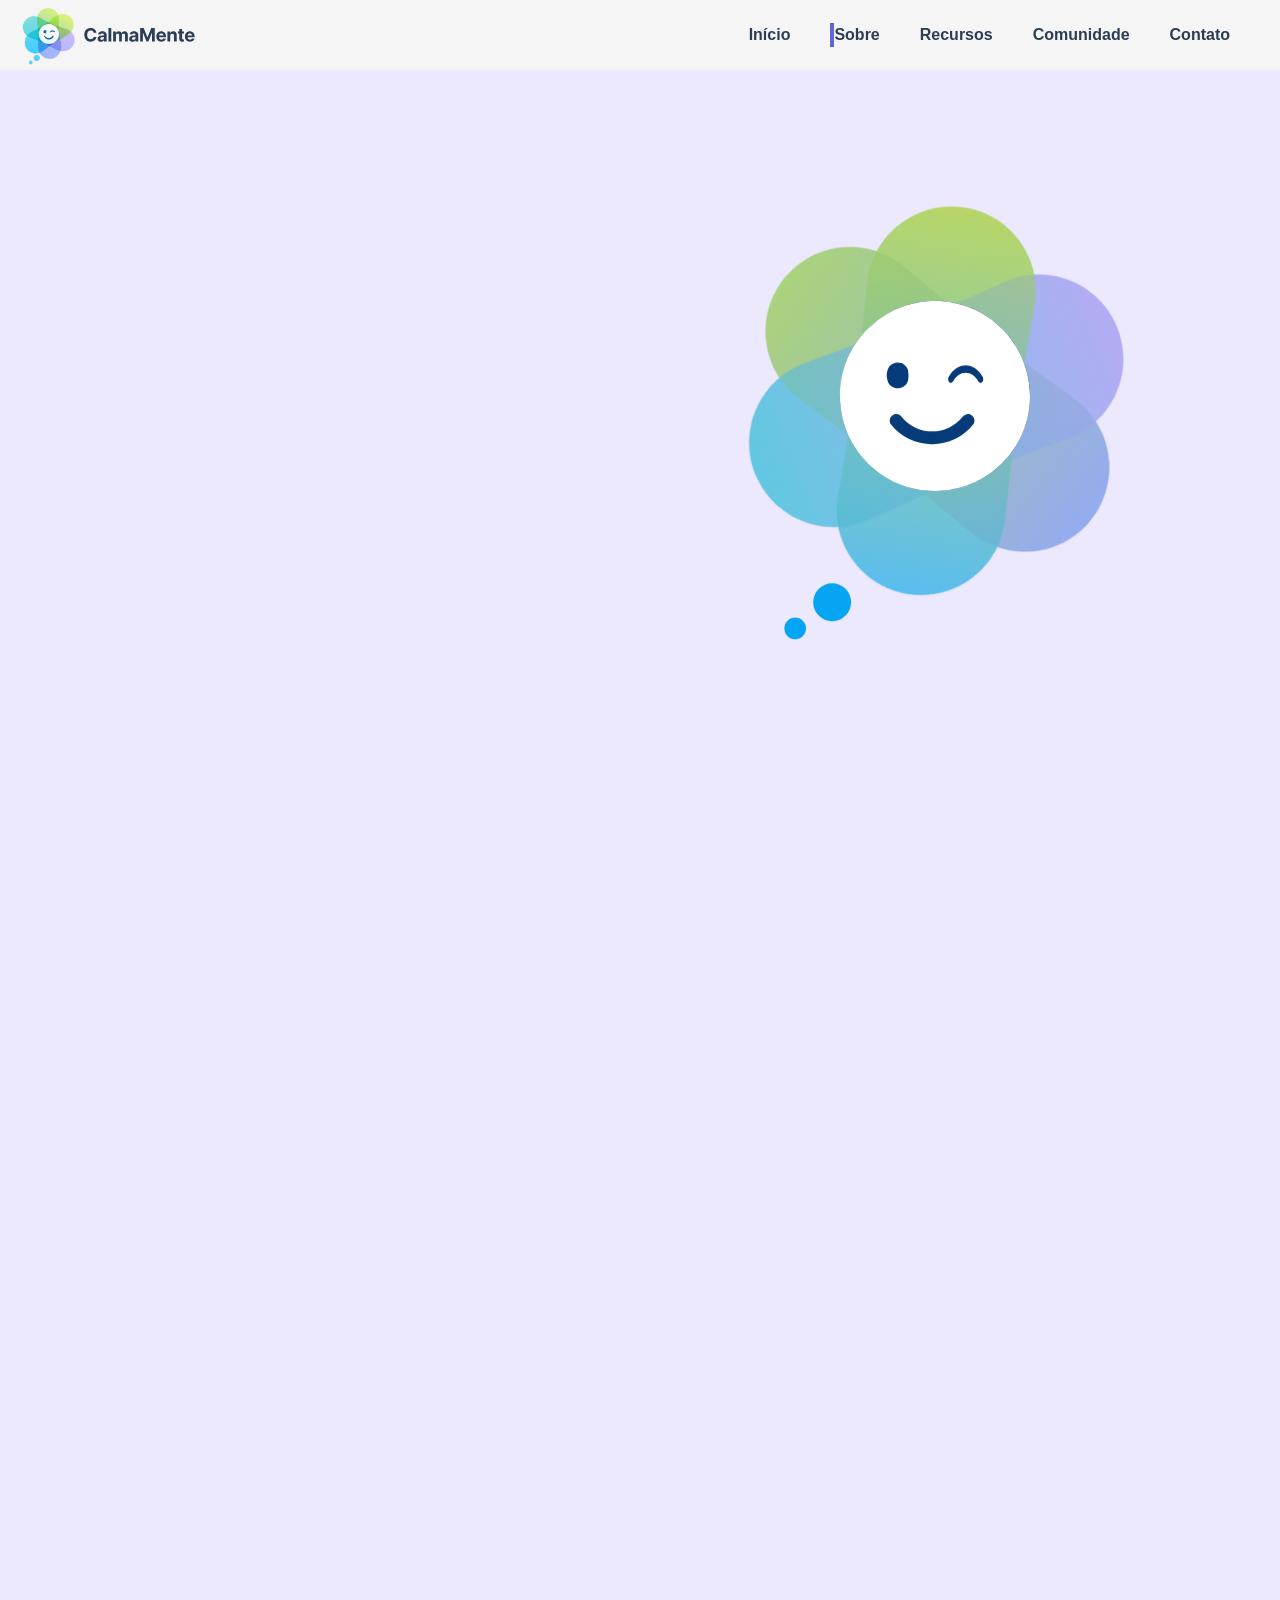
<file: docs/2_Sobre/sobre.html>
<!--SYSTEM_CORE = START [HTML]-->
<!--T0.1 = START [HTML GENERAL SETTINGS]-->

<!DOCTYPE html>
<html lang="pt-br">
  <head>
    <meta charset="UTF-8" />
    <meta name="viewport" content="width=device-width, initial-scale=1.0" />
    <link rel="stylesheet" href="./css/style.css" />
    <link rel="stylesheet" href="./css/responsive.css">
    <meta
      name="description"
      content="Conheça a história do CalmaMente, um projeto criado no Transforme-se para promover cuidado emocional, autoconhecimento e apoio à saúde mental."
    />
    <script>
      (function (d) {
        var s = d.createElement('script');
        s.setAttribute('data-account', 'ph0MEA04ba');
        s.setAttribute('src', 'https://cdn.userway.org/widget.js');
        (d.body || d.head).appendChild(s);
      })(document);
    </script>
    <title>CalmaMente-Sobre</title>
  </head>
  <body>
    <!--T1.1 = START [NAVIGATION MENU]-->

    <header id="header">
      <div class="navegacao">
        <div class="logo">
          <a href="../index.html"
            ><img src="img/logo_name.svg" alt="Logo CalmaMente"
          /></a>
        </div>

        <nav id="menu">
          <button id="btn-mobile" class="hamburguer"> <img src="./img/menu.svg" alt=""></button>
          <ul class="menu">
            <li>
              <a href="../index.html">Início</a>
            </li>
            <li>
              <span class="inicio-linha"><a href="./sobre.html">Sobre</a></span>
            </li>
            <li><a href="../3_Recursos/recursos.html">Recursos</a></li>
            <li><a href="../4_Comunidade/comunidade.html">Comunidade</a></li>
            <li><a href="../5_Contato/contato.html">Contato</a></li>
          </ul>

             <ul id="menu-mobile">
              <li><a href="../index.html">Início</a>
              </li>
              <li> <span class="inicio-linha"><a href="./2_Sobre/sobre.">Sobre</a></span></li>
              <li><a href="../3_Recursos/recursos.html">Recursos</a></li>
              <li><a href="../4_Comunidade/comunidade.html">Comunidade</a></li>
              <li><a href="../5_Contato/contato.html">Contato</a></li>
            </ul>
          </nav>
        </nav>
      </div>
    </header>

    <!--T1.0 = END [NAVIGATION MENU]-->
    <!--T2.1 = START [BANNER 1]-->

    <section>
      <div class="container">
        <div class="banner_1">
          <div class="texto">
            <h1>Sobre o CalmaMente</h1>
            <p>Por uma mente mais leve e um mundo mais empático</p>
          </div>
          <div class="imagem">
            <img
              class="fundo"
              src="./assets/arco.svg"
              alt="Logo do CalmaMente"
            />
            <img class="smile" src="./assets/smile.svg" alt="" />
            <img class="detail" src="./assets/detail.svg" alt="" />
          </div>
        </div>
      </div>
    </section>

    <!--T2.0 = END [BANNER 1]-->
    <!--T3.1 = START [BANNER 2]-->

    <section>
      <div class="container">
        <div class="banner_2">
          <div class="agrupamento">
            <div class="imagem">
              <div class="titulo">
                <img
                  src="./img/sobre_banner2.1.png"
                  alt="duas pessoas conversando para representar a missão do CalmaMente"
                />
                <h2>Missão</h2>
              </div>
              <p>
                Promover o bem-estar emocional de todos por meio da tecnologia,
                criando um espaço digital seguro, acessível e acolhedor onde
                cada pessoa possa respirar, refletir e se expressar livremente.
              </p>
            </div>
            <div class="imagem">
              <div class="titulo">
                <img
                  src="./img/sobre_banner2.2.png"
                  alt="Uma montanha com um sol representando nossa visão do CalmaMente"
                />
                <h2>Visão</h2>
              </div>
              <p>
                Ser uma plataforma referência em apoio emocional para pessoas,
                unindo tecnologia, empatia e inclusão para transformar a forma
                como as pessoas cuidam da mente no ambiente digital.
              </p>
            </div>
            <div class="imagem">
              <div class="titulo">
                <img
                  src="./img/sobre_banner2.3.png"
                  alt="pessoa meditando para representar os valores do CalmaMente"
                />
                <h2>Valores</h2>
              </div>
              <p>
                Nossos quatro valores orientam nossas decisões e nos incentivam
                a sempre fazer mais: Acolhimento, Inclusão, Empatia e Esperança.
              </p>
            </div>
          </div>
        </div>
      </div>
    </section>

    <!--T3.0 = END [BANNER 2]-->
    <!--T4.1 = START [BANNER 3]-->

    <section>
      <div class="container">
        <div class="banner_3">
          <div class="texto">
            <p class="texto_3">
              No CalmaMente, acreditamos que cuidar da mente deve ser algo leve,
              acessível e feito com amor. Criamos um espaço digital para pessoas
              que desejam entender, expressar e fortalecer sua saúde mental de
              forma divertida e acolhedora.
            </p>
            <p>
              Por meio do nosso site, oferecemos ferramentas práticas de
              bem-estar, desde reflexões diárias, exercícios de respiração
              guiados e playlists relaxantes até uma comunidade segura onde
              todos podem compartilhar apoio e experiências.
            </p>
            <p>
              Nosso propósito é tornar o autocuidado emocional parte do
              cotidiano, sem julgamentos ou barreiras. A equipe por trás do
              CalmaMente une mentes criativas, educadores e desenvolvedores
              comprometidos em usar a tecnologia como ponte para empatia e
              conexão. Aqui, acreditamos que pequenas pausas podem gerar grandes
              transformações.
            </p>
          </div>
        </div>
      </div>
    </section>

    <!--T4.0 = END [BANNER 3]-->
    <!--T5.1 = START [BANNER 4]-->
    <!--T5.0 = END [BANNER 4]-->

    <!--REDES SOCIAS-->
     <section>
      <div class="container">
        <div class="banner_social">
          <section class="social_media">
            <div class="cont">
              <h2>Siga-nos</h2>
              <div class="icon">
                <a
                  href="https://www.linkedin.com/in/calmamente/"
                  target="_blank"
                  ><img src="./img/linkedin.svg" alt="LinkedIn"
                /></a>
                <a href="mailto:calmamentesite@gmail.com" target="_blank"
                  ><img src="./img/email.svg" alt="Email"
                /></a>
                <a
                  href="https://www.instagram.com/calmamente_br/?igsh=ZGs4c3k2cTY3Mjc%3D#"
                  target="_blank"
                  ><img src="./img/instagram.svg" alt="Instagram"
                /></a>
              </div>
            </div>
          </section>
        </div>
      </div>
    </section>

    <!--REDES SOCIAS-->
    <!--T7.1 = START [FOOTER]-->

    <footer class="footer">
      <div class="footer-container">
        <div class="esquerda">
          <div class="final-img">
            <img src="img/logo_name.svg" alt="logo" />
          </div>
        </div>
        <div class="direita">
          <ul class="menuDois">
            <li><h3>Sobre nós</h3></li>
            <li><a href="/">Quem somos</a></li>
            <li><a href="/">Missão</a></li>
            <li><a href="/">Nossa história</a></li>
          </ul>
          <ul class="menuDois">
            <li><h3>Recursos</h3></li>
            <li><a href="/">Exercicio</a></li>
            <li><a href="/">Citações</a></li>
            <li><a href="/">RelaxaMente</a></li>
            <li><a href="/">Avaliação diária</a></li>
          </ul>
          <ul class="menuDois">
            <li><h3>Comunidade</h3></li>
            <li><a href="/">Tela de Login/ Cadastro</a></li>
            <li><a href="/">Feed</a></li>
          </ul>
          <ul class="menuDois">
            <li><h3>Contato</h3></li>
            <li><a href="/">Formulário</a></li>
          </ul>
        </div>
      </div>
      <div class="copy">
        <p>© 2025 CalmaMente | Transforme-se | SPT04 - Equipe 1</p>
      </div>
    </footer>

    <!--T7.0 = END [FOOTER]-->
    <div vw class="enabled">
      <div vw-access-button class="active"></div>
      <div vw-plugin-wrapper>
        <div class="vw-plugin-top-wrapper"></div>
      </div>
    </div>
    <script src="https://vlibras.gov.br/app/vlibras-plugin.js"></script>
    <script>
      new window.VLibras.Widget('https://vlibras.gov.br/app');
    </script>
    <script src="https://cdn.jsdelivr.net/npm/gsap@3.13.0/dist/gsap.min.js"></script>
    <script src="./js/script.js"></script>
  </body>
</html>

<!--T0.0 = END [HTML GENERAL SETTINGS]-->
<!--SYSTEM_CORE = END [HTML]-->
</file>
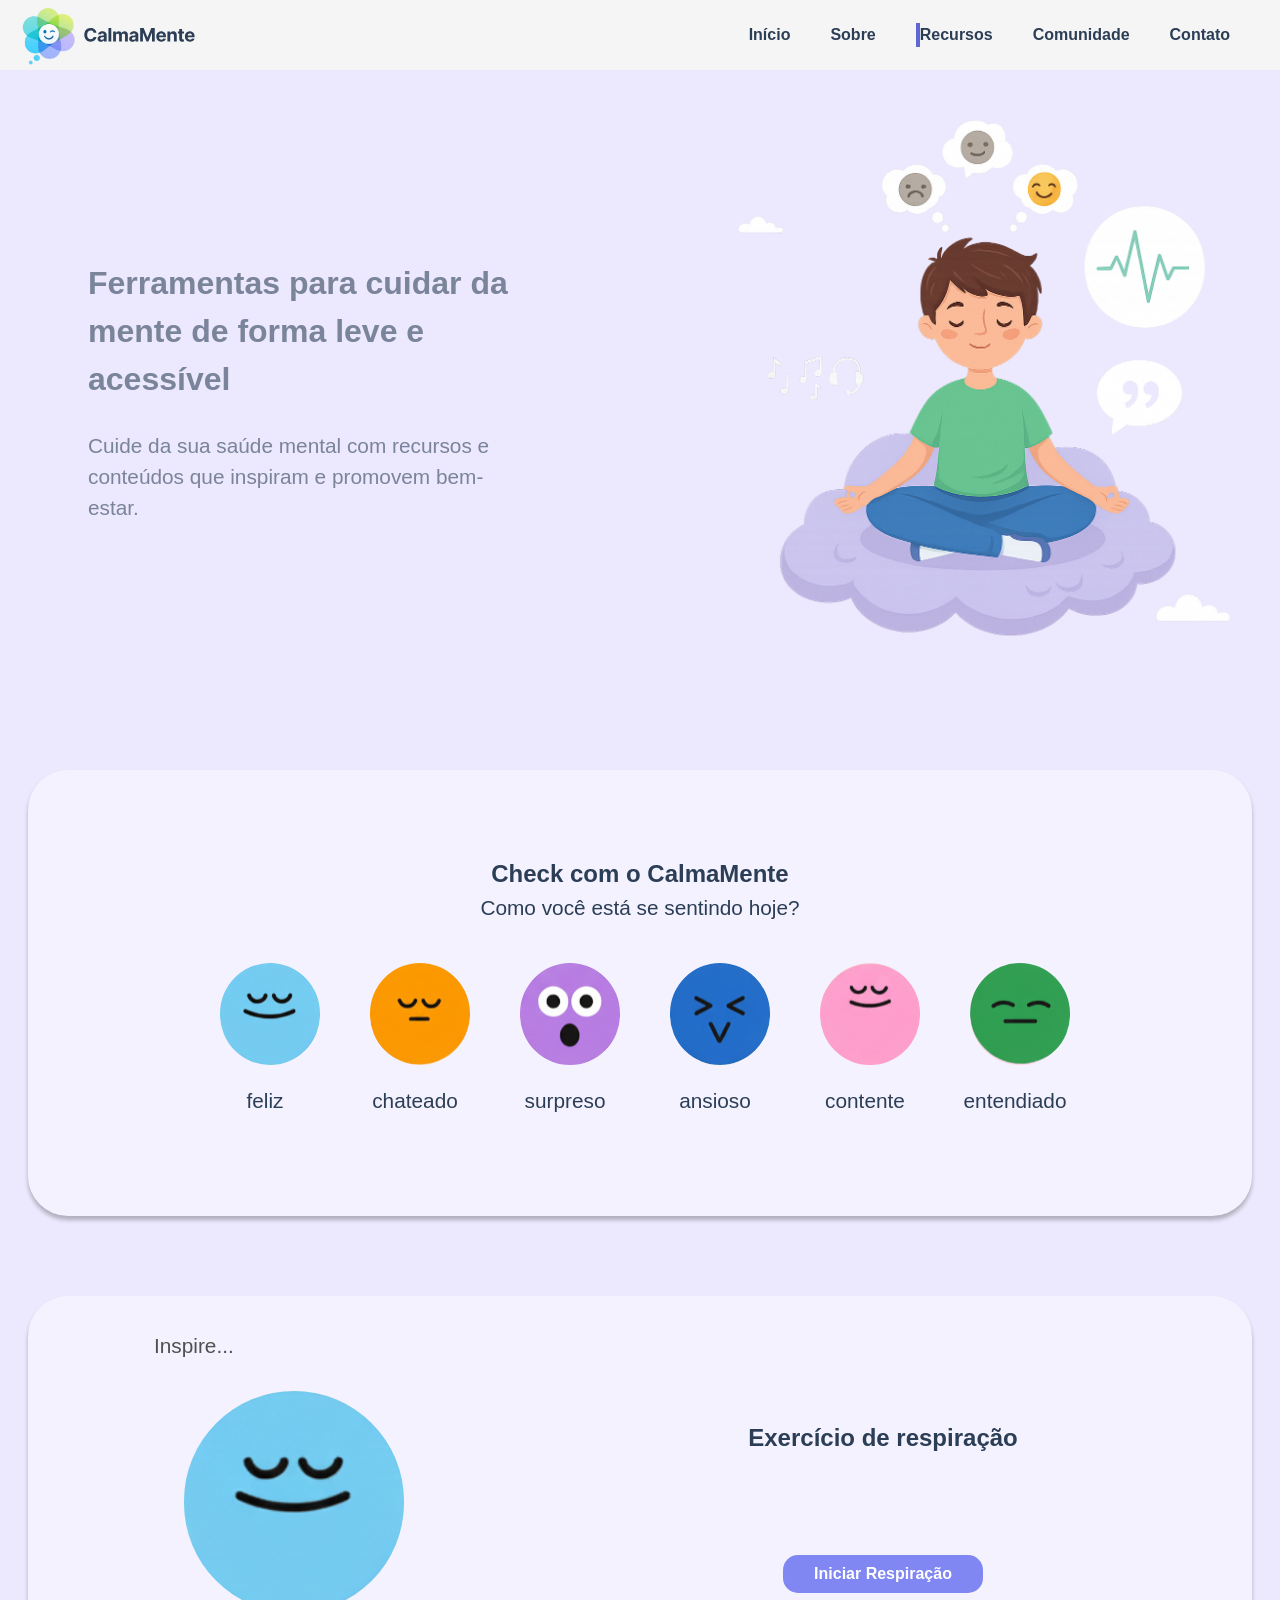
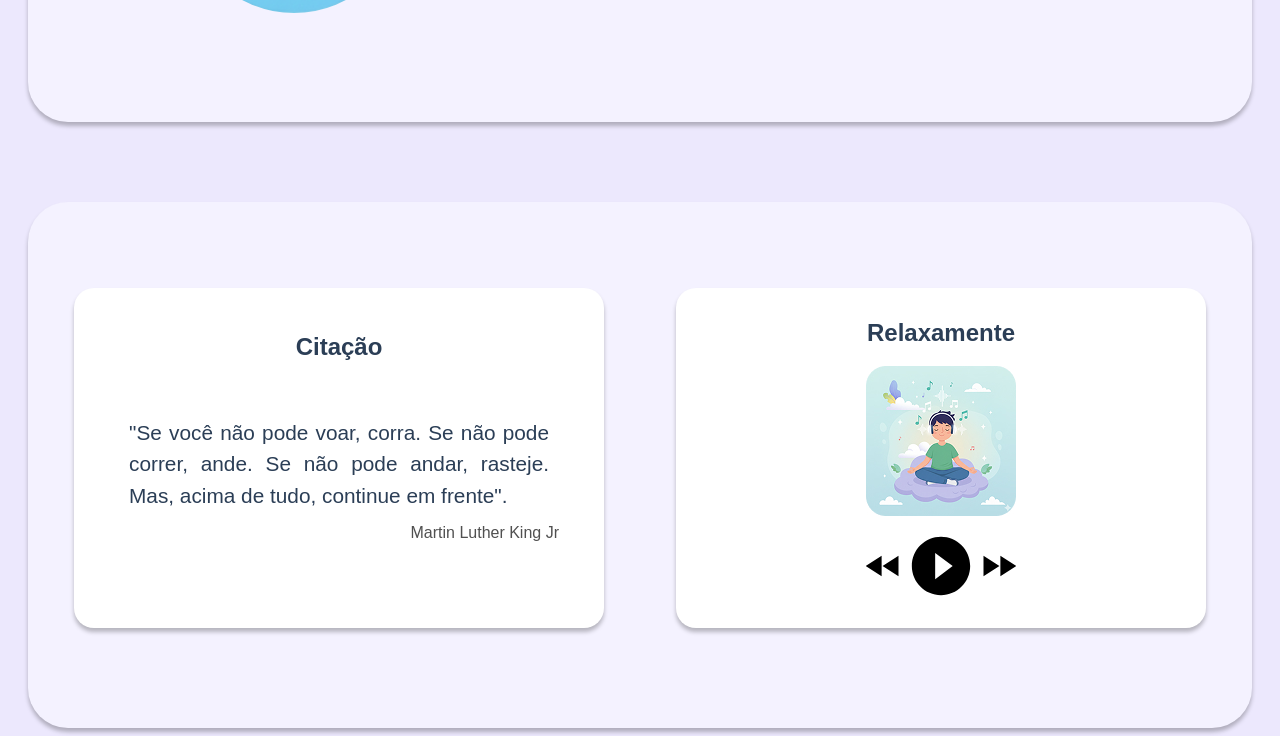
<file: docs/3_Recursos/recursos.html>
<!--SYSTEM_CORE = START [HTML]-->
<!--T0.1 = START [HTML GENERAL SETTINGS]-->

<!DOCTYPE html>
<html lang="pt-br">
<head>
    <meta charset="UTF-8">
    <meta name="viewport" content="width=device-width, initial-scale=1.0">
    <link rel="stylesheet" href="./css/style.css">
    <link rel="stylesheet" href="./css/responsive.css">
    <meta name="description" content="Descubra os recursos do CalmaMente: ferramentas práticas, exercícios e conteúdos pensados para auxiliar no cuidado da sua saúde mental.">
    <script>
    (function(d){
        var s = d.createElement("script");
        s.setAttribute("data-account", "ph0MEA04ba");
        s.setAttribute("src", "https://cdn.userway.org/widget.js");
        (d.body || d.head).appendChild(s);
    })(document);
</script>
    <title>CalmaMente-Recursos</title>
</head>
<body>

<!--T1.1 = START [NAVIGATION MENU]-->

     <header id="header">
        <div class="navegacao">
          <div class="logo">
            <a href="../index.html"
              ><img src="img/logo_name.svg" alt="Logo CalmaMente"
            /></a>
          </div>
          <nav id="menu"> 
        <button id="btn-mobile" class="hamburguer"> <img src="./img/menu.svg" alt=""></button>
            <ul class="menu">
              <li>
               <a href="../index.html">Início</a>
              </li>
              <li><a href="../2_Sobre/sobre.html">Sobre</a></li>
              <li>  <span class="inicio-linha"
                  ><a href="./recursos.html">Recursos</a></span></li>
              <li><a href="../4_Comunidade/comunidade.html">Comunidade</a></li>
              <li><a href="../5_Contato/contato.html">Contato</a></li>
            </ul>

            <ul id="menu-mobile">
              <li>
               <a href="../index.html">Início</a>
              </li>
              <li><a href="../2_Sobre/sobre.html">Sobre</a></li>
              <li>  <span class="inicio-linha"
                  ><a href="./recursos.html">Recursos</a></span></li>
              <li><a href="../4_Comunidade/comunidade.html">Comunidade</a></li>
              <li><a href="../5_Contato/contato.html">Contato</a></li>
            </ul>
          </nav>
        </div>
    </header>

<!--T1.0 = END [NAVIGATION MENU]-->
<!--T2.1 = START [BANNER 1]-->

    <main> 
        <section>
                <div class="container">
                    <div class="banner_1">
                        <div class="texto">
                        <div class="containerTextoPrincipal">
                                <h1>Ferramentas para cuidar da mente de forma leve e acessível</h1>
                                <p>Cuide da sua saúde mental com recursos e conteúdos que inspiram e promovem bem-estar.</p>
                        </div>
                        </div>
                        <div class="imagem">
                        <div class="containerImagem_1" >
                                <img src="./img/recursos_banner1.png" alt="Imagem de uma criança sentada sobre uma nuvem e em volta dele elementos como emojis, notas musicais e batimentos do coração.">
                        </div>
                    </div>
                    </div>
                </div>
            </section>

<!--T2.0 = END [BANNER 1]-->
<!--T3.1 = START [BANNER 2]-->

         <section>
            <div class="container">
                <div class="banner_2">
                <article class="banner_2 bannerLimiteTamanho">

                    <div class="containerQuiz">
                        <h2>Check com o CalmaMente</h2>
                        <p>Como você está se sentindo hoje?</p>
                    </div>

                    <div class="containerSentimentos">

                        <div class="sentimentos">
                        <img  id="feliz" src="./img/reacao-1-feliz.svg">
                        <p>feliz</p>
                        </div>
                        
                        <div class="sentimentos">
                        <img  id="chateado" src="./img/reacao-2-chateado.svg">
                        <p>chateado</p>
                        </div>
                        
                        <div class="sentimentos">              
                        <img  id="surpreso" src="./img/reacao-3-surpreso.svg">
                        <p>surpreso</p>
                        </div>      

                        <div class="sentimentos">
                        <img id="ansioso" src="./img/reacao-4-ansioso.svg">
                        <p>ansioso</p>
                        </div>

                        <div class="sentimentos">
                        <img  id="contente" src="./img/reacao-5-contente.svg">
                        <p>contente</p>
                        </div>

                        <div class="sentimentos">
                        <img id="entediado"  src="./img/reacao-6-entendiado.svg">
                        <p>entendiado</p>
                        </div>

                    </div>

                </article>
                </div>
            </div>
        </section>

<!--T3.0 = END [BANNER 2]-->
<!--T4.1 = START [BANNER 3]-->

        <section>
            <div class="container">
                <div class="banner_3">

                <article class="banner_3 bannerLimiteTamanho2">

                    <div class="exercicioRespiracao">
                        <div class="respirar">
                            <p id="inspirar" class="textoRespiracao">Inspire...</p>
                            <img class="respirarimg" src="./img/reacao-1-feliz.svg" alt="Imagem de um medidor de batimentos cardíacos.">
                            <p id="expirar" class="textoRespiracao">Expire...</p>
                        </div>
                        <div class="containerExerciciosInterativo">
                            <div>
                        <h2>Exercício de respiração</h2>
                    </div>
                            <div id="barraTempo"></div>
                            <div>
                                <button class="btnRespiracao" id="botao">Iniciar Respiração</button>
                            </div>
                        </div>
                    </div>

                </article>
                </div>
            </div>
        </section>

<!--T4.0 = END [BANNER 3]-->
<!--T5.1 = START [BANNER 4]-->

        <section>
            <div class="container">
                <div class="banner_4">
                <div class="banner_4 bannerLimiteTamanho3">

                    <div id="containerCitacaoAlinhamento" class="containerCitacao">
                        <div>
                            <h2>Citação</h2>
                        </div>
                        <div class="containerCitacaoTextos">
                            <p id="textoCitacao">"Se você não pode voar, corra. Se não pode correr, ande. Se não pode andar, rasteje. Mas, acima de tudo, continue em frente".</p>
                            <p id="textoAutorCitacao">Martin Luther King Jr</p>
                        </div>
                        
                    </div>
                    <div id="playlistAlinhamento" class="playlist">
                        <div>
                            <h2>Relaxamente</h2>
                        </div>
                        <div class="citacaoAudio">
                            <div class="playAudioCitacao">
                                <div class="playlistCapa">
                                    <img src="./img/playlistCapa.jpg" alt="">
                                </div>

                            </div>
                        </div>
                                <div id="animation" class="botoes">
                                    <img id="voltarMusica" src="./img/voltarMusica.svg" alt="Botão de play para tocar audio da citação inspiradora do dia.">
                                    <img id="botaoPlay" class="botaoPlayPause " src="./img/botaoPlay.svg" alt="Botão de play para tocar audio da citação inspiradora do dia.">
                                    <img id="botaoPause" class="botaoPlayPause desativa" src="./img/botaoPause.svg" alt="Botão de play para tocar audio da citação inspiradora do dia.">
                                    <img id="proxMusica" src="./img/proxMusica.svg" alt="Botão de play para tocar audio da citação inspiradora do dia.">
                                </div>
                        </div>
                    </div>

                </div>
                </div>
            </div>
        </section>


        <div vw class="enabled">
    <div vw-access-button class="active"></div>
    <div vw-plugin-wrapper>
      <div class="vw-plugin-top-wrapper"></div>
    </div>
  </div>
  <script src="https://vlibras.gov.br/app/vlibras-plugin.js"></script>
  <script>
    new window.VLibras.Widget('https://vlibras.gov.br/app');
  </script>
    </main>

<!--T5.0 = END [BANNER 4]-->

    <!--REDES SOCIAS-->
     <section>
      <div class="container">
        <div class="banner_social">
          <section class="social_media">
            <div class="cont">
              <h2>Siga-nos</h2>
              <div class="icon">
                <a
                  href="https://www.linkedin.com/in/calmamente/"
                  target="_blank"
                  ><img src="./img/linkedin.svg" alt="LinkedIn"
                /></a>
                <a href="mailto:calmamentesite@gmail.com" target="_blank"
                  ><img src="./img/email.svg" alt="Email"
                /></a>
                <a
                  href="https://www.instagram.com/calmamente_br/?igsh=ZGs4c3k2cTY3Mjc%3D#"
                  target="_blank"
                  ><img src="./img/instagram.svg" alt="Instagram"
                /></a>
              </div>
            </div>
          </section>
        </div>
      </div>
    </section>

    <!--REDES SOCIAS-->
    
<!--T6.1 = START [FOOTER]-->
   
     <footer class="footer">
        <div class="footer-container">

            <div class="esquerda">
                <div class="final-img">
                    <img src="./img/logo_name.svg" alt="logo">
                </div>
            </div>
            <div class="direita">
                <ul class="menuDois">
                    <li><h3>Sobre nós</h3></li>
                    <li><a href="/">Quem somos</a></li>
                    <li><a href="/">Missão</a></li>
                    <li><a href="/">Nossa história</a></li>
                </ul>
                 <ul class="menuDois">
                    <li><h3>Recursos</h3></li>
                    <li><a href="/">Exercicio</a></li>
                    <li><a href="/">Citações</a></li>
                    <li><a href="/">RelaxaMente</a></li>
                    <li><a href="/">Avaliação diária</a></li>
                </ul>
                 <ul class="menuDois">
                    <li><h3>Comunidade</h3></li>
                    <li><a href="/">Tela de Login/ Cadastro</a></li>
                    <li><a href="/">Feed</a></li>
                </ul>
                 <ul class="menuDois">
                    <li><h3>Contato</h3></li>
                    <li><a href="/">Formulário</a></li>
                </ul>
            </div>

        </div>
        <div class="copy">
            <p>© 2025 CalmaMente | Transforme-se | SPT04 - Equipe 1</p>
        </div>
    </footer>

<!--T6.0 = END [FOOTER]-->

<script src="https://cdn.jsdelivr.net/npm/gsap@3.13.0/dist/gsap.min.js"></script>
<script src="./js/script.js"></script>

</body>
</html>

<!--T0.0 = END [HTML GENERAL SETTINGS]-->
<!--SYSTEM_CORE = END [HTML]-->
</file>
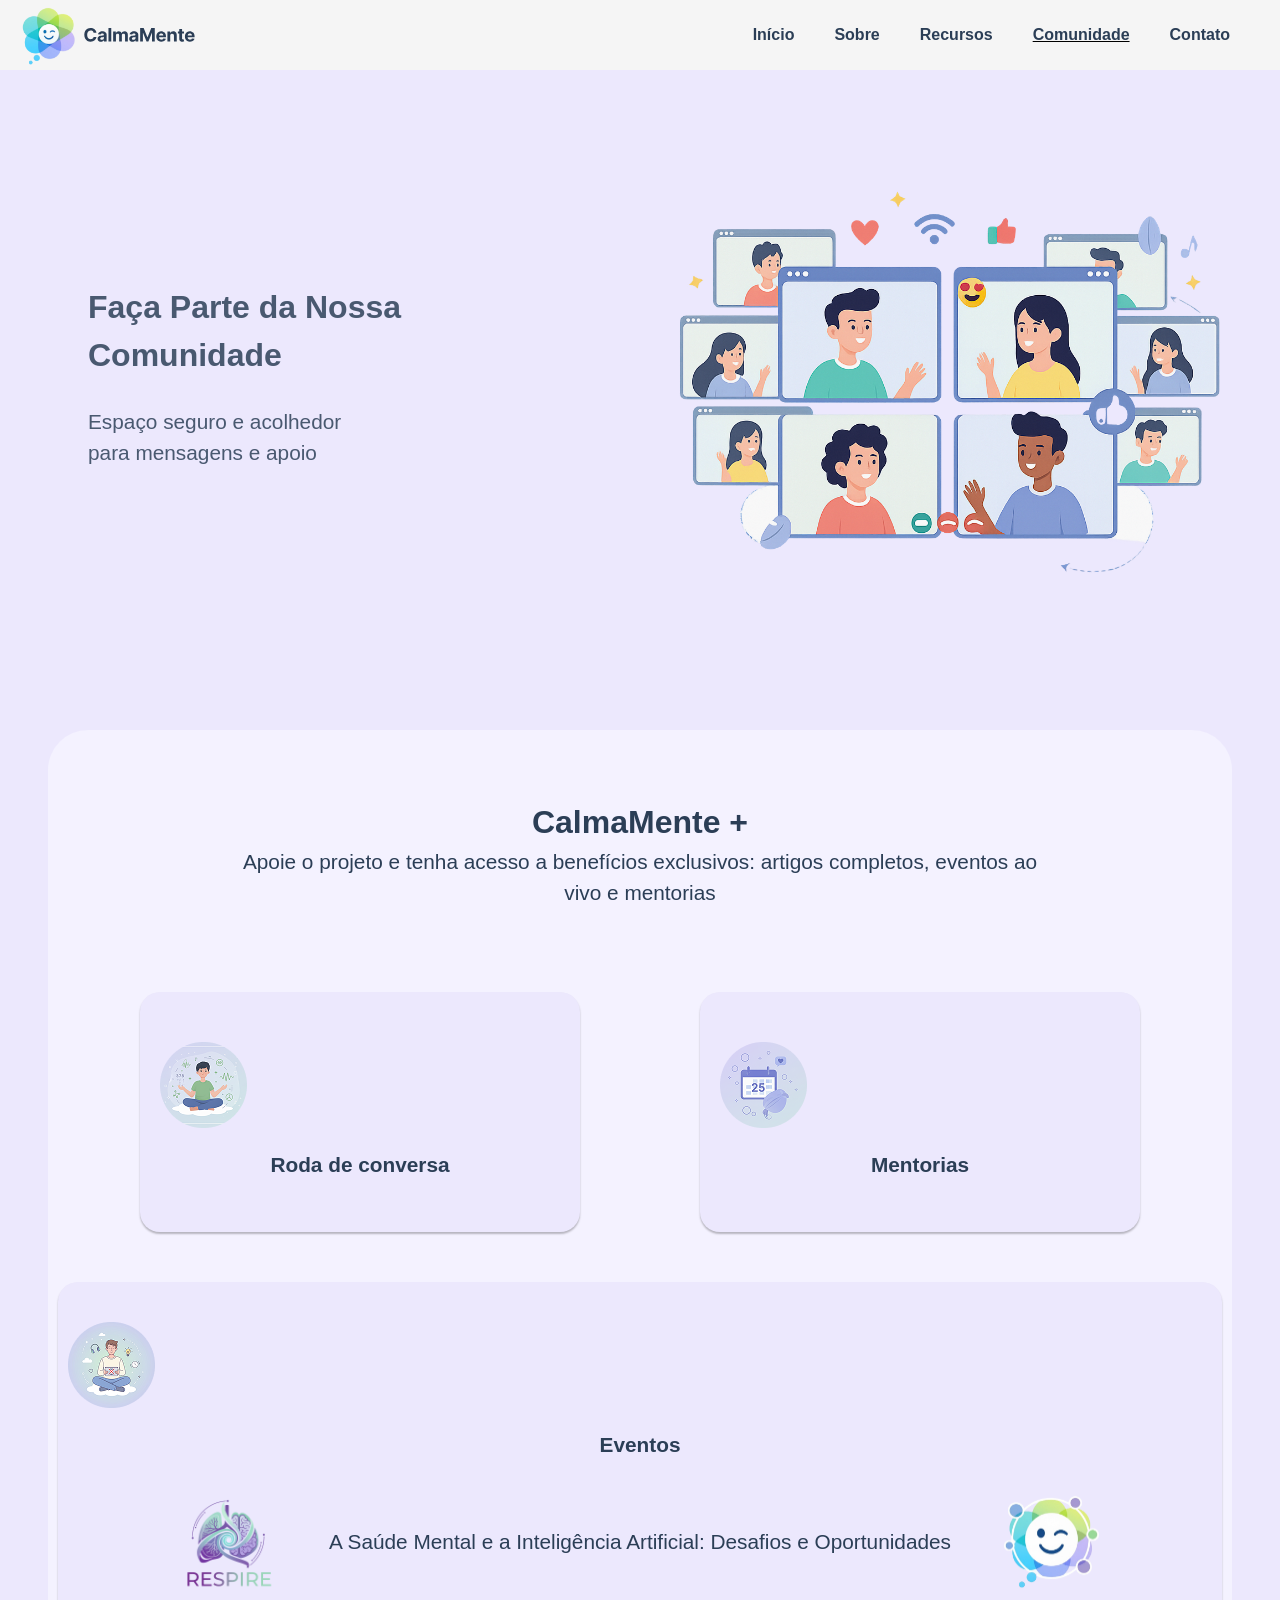
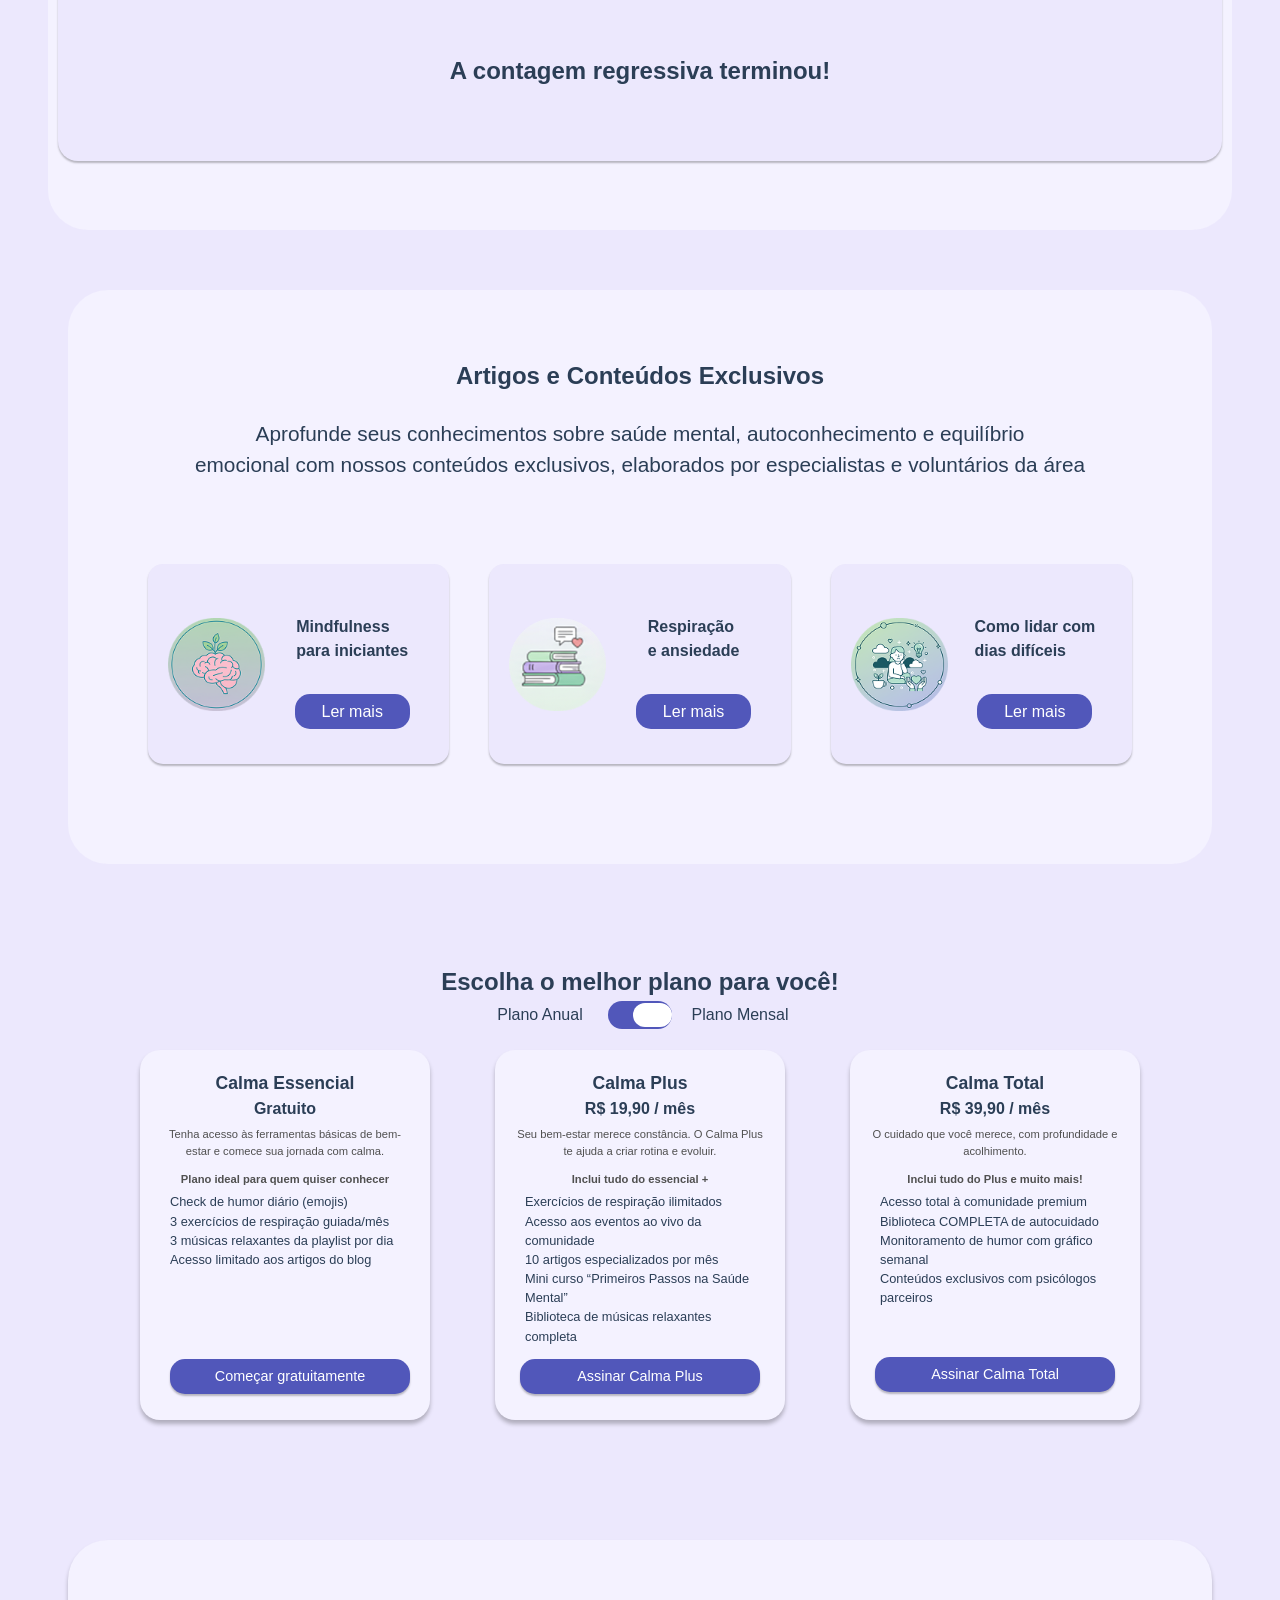
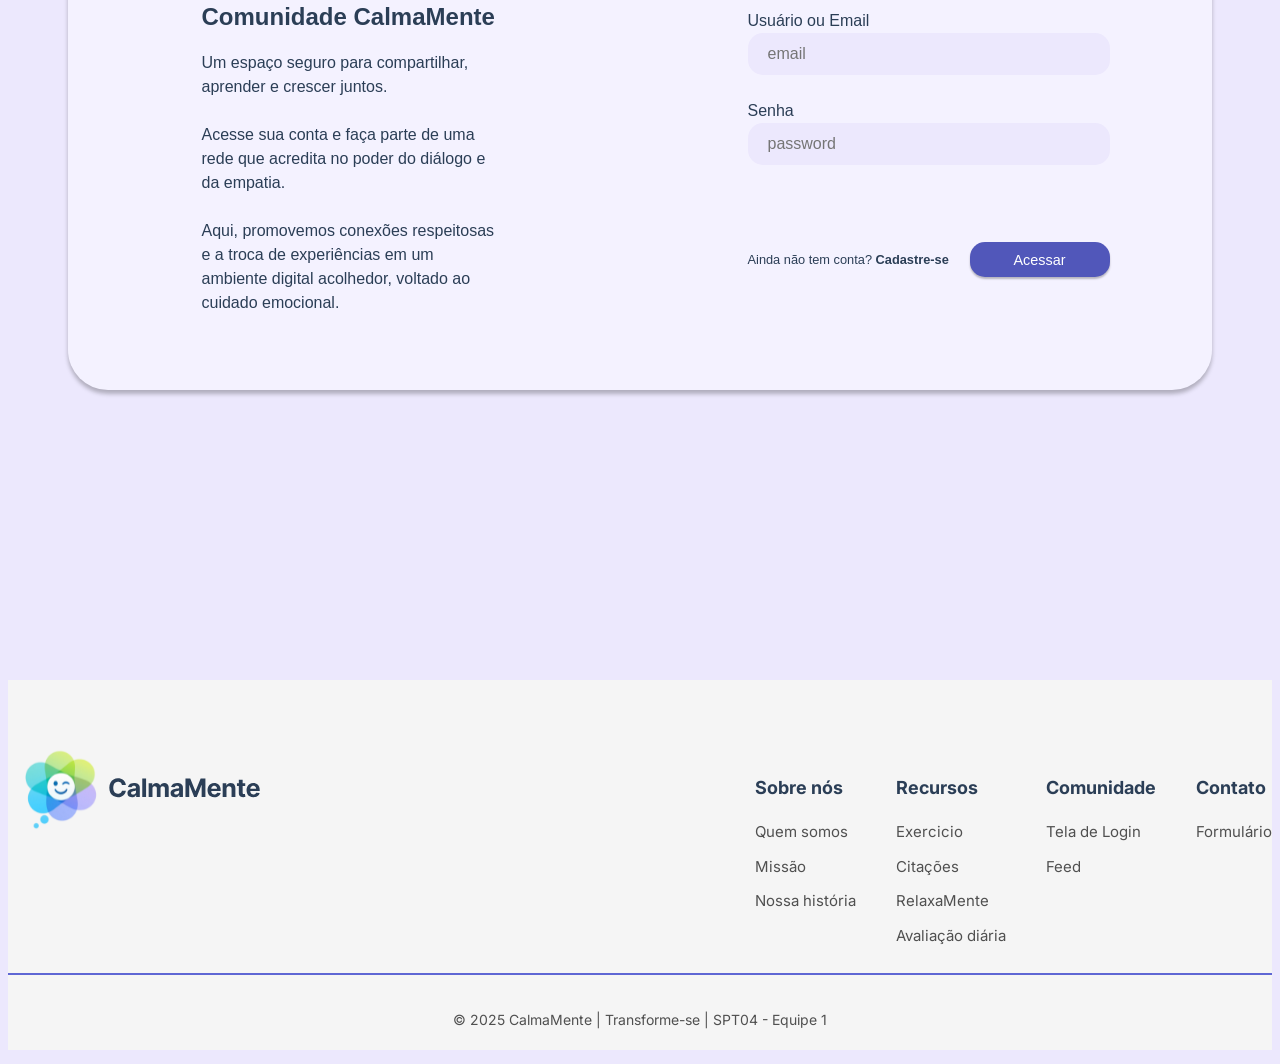
<file: docs/4_Comunidade/comunidade.html>
<!--SYSTEM_CORE = START [HTML]-->
<!--T0.1 = START [HTML GENERAL SETTINGS]-->

<!DOCTYPE html>
<html lang="pt-br">
<head>
    <meta charset="UTF-8">
    <meta name="viewport" content="width=device-width, initial-scale=1.0">
    <link rel="stylesheet" href="./css/style.css">
    <link rel="stylesheet" href="./css/responsive.css">
    <meta name="description" content="Faça parte da comunidade CalmaMente e conecte-se com pessoas que também buscam apoio emocional, diálogo seguro e acolhimento.">
    <script>
    (function(d){
        var s = d.createElement("script");
        s.setAttribute("data-account", "ph0MEA04ba");
        s.setAttribute("src", "https://cdn.userway.org/widget.js");
        (d.body || d.head).appendChild(s);
    })(document);
</script>
    <title>CalmaMente-Comunidade</title>
</head>
<body>
    
<!--T1.1 = START [NAVIGATION MENU]-->

    <header id="header">
        <div class="navegacao">
          <div class="logo">
            <a href="../index.html"
              ><img src="img/logo_name.svg" alt="Logo CalmaMente"
            /></a>
          </div>
          
          <nav id="menu">
            <button id="btn-mobile" class="hamburguer"> <img src="./img/menu.svg" alt=""></button>
            <ul class="menu">
              <li>
                <a href="../index.html">Início</a>
              </li>
              <li><a href="../2_Sobre/sobre.html">Sobre</a></li>
              <li><a href="../3_Recursos/recursos.html">Recursos</a></li>
              <li>  <span class="inicio-linha"
                  > <a href="./comunidade.html">Comunidade</a> </span></li>
              <li><a href="../5_Contato/contato.html">Contato</a></li>
            </ul>
            <ul id="menu-mobile">
              <li>
                <a href="../index.html">Início</a>
              </li>
              <li><a href="../2_Sobre/sobre.html">Sobre</a></li>
              <li><a href="../3_Recursos/recursos.html">Recursos</a></li>
              <li>  <span class="inicio-linha"
                  > <a href="./comunidade.html">Comunidade</a> </span></li>
              <li><a href="../5_Contato/contato.html">Contato</a></li>
            </ul>
          </nav>
        </div>
    </header>
<!--T1.0 = END [NAVIGATION MENU]-->
<!--T2.1 = START [BANNER 1]-->

        <section>
            <div class="container">
                <div class="banner_1">
            
                    <div class="texto">
                        <h1>Faça Parte da Nossa Comunidade</h1>
                        <p>Espaço seguro e acolhedor <br> para mensagens e apoio</p>
                    </div>
                    <div class="img-comunidade">
                    <img src="./img/comunidade_banner1.png" alt="Imagem comunidade">
                    </div>
            
                </div>
            </div>
        </section>

<!--T2.0 = END [BANNER 1]-->
<!--T3.1 = START [BANNER 2]-->

  <section>
            <div class="container">
                <div class="banner_4">

                    <section>
                        <div class="container5">
                            <div class="textoo3">
                                <br><br>
                                <h3>CalmaMente +</h3>
                                <p>Apoie o projeto e tenha acesso a benefícios exclusivos: artigos completos, eventos ao <br> vivo e mentorias</p>
                            </div>
                            <br>
                            <div class="quadrado1">
                                <div class="quadrado">
                                    <div class="quad">
                                        <img src="./img/comunidade_banner4.1.png" alt="">
                                        <p><strong>Roda de conversa</strong></p>
                                    </div>
                                </div>
                                <div class="quadrado">
                                    <div class="quad">
                                        <img src="./img/comunidade_banner4.2.png" alt="">
                                        <p><strong>Mentorias</strong></p>
                                    </div>
                                </div>
                            </div>
                            <div class="quadrado2">
                                <div class="quadtu">
                                    <img src="./img/comunidade_banner4.3.png" alt="">
                                    <p><strong>Eventos</strong></p>
                                </div>
                                <div class="quadti">
                                    <img src="./img/logo-respire-transp (1) 1.svg" alt="">
                                    <p>A Saúde Mental e a Inteligência Artificial: Desafios e Oportunidades</p>
                                    <img src="./img/imagem4.svg" alt="">
                                </div>
                                <div class="containerto" id="countdown-timer">
                                    <div class="pto">
                                        <h4 id="days">25</h4>
                                        <p>Dias</p>
                                    </div>
                                    <div class="pto">
                                        <h4 id="hours">05</h4>
                                        <p>Horas</p>
                                    </div>
                                    <div class="pto">
                                        <h4 id="minutes">00</h4>
                                        <p>Minutos</p>
                                    </div>
                                    <div class="pto">
                                        <h4 id="seconds">28</h4>
                                        <p>Segundos</p>
                                    </div>
                                </div>
                            </div>
                            <div class="botassi" id="botao">
                                <a class="botassin"  href="#">Assinar</a>
                            </div>
                        </div>
                    </section>

                </div>
            </div>
        </section>

<section>
            <div class="container">
                <div class="banner_3">
                        <div class="container4">
                            <div class="textoo2">
                                <br><br>
                                <h3>Artigos e Conteúdos Exclusivos</h3>
                                <br>
                                <p>Aprofunde seus conhecimentos sobre saúde mental, autoconhecimento e equilíbrio <br> emocional com nossos conteúdos exclusivos, elaborados por especialistas e voluntários da área</p>
                            </div>
                            <br>
                            <div class="bta">
                                <div class="bta1">
                                    <div>
                                        <img src="./img/comunidade_banner3.1.png" alt="banner">
                                    </div>
                                    <div class="btaa2"><p><strong>Mindfulness <br> para iniciantes</strong></p>
                                        <div class="btaa" id="botao"><a href="#">Ler mais</a></div>
                                    </div>
                                </div>
                                <div class="bta1">
                                    <img src="./img/comunidade_banner3.2.png" alt="banner5">
                                    <div class="btaa2"><p><strong>Respiração <br> e ansiedade</strong></p>
                                        <div class="btaa" id="botao"><a href="#">Ler mais</a></div>
                                    </div>
                                </div>
                                <div class="bta1">
                                    <img src="./img/comunidade_banner3.3.png" alt="banner6">
                                    <div class="btaa2">
                                        <p><strong>Como lidar com <br> dias difíceis</strong></p>
                                        <div class="btaa" id="botao"><a href="#">Ler mais</a></div>
                                    </div>
                                </div>
                            </div>
                        </div>
                </div>
            </div>

            
        </section>

<!--T3.0 = END [BANNER 2]-->
<!--T4.1 = START [BANNER 3]-->



  
<!--T4.0 = END [BANNER 3]-->


<section>

    <div class="banner_planos">
        <div class="cent">

    <div>
        <h3 class="tam">Escolha o melhor plano para você!</h3>
    </div>

    <div class="plano">
        <p>Plano Anual</p>

        <div class="bum">

            <div class="td"></div>
        </div>

        <p>Plano Mensal</p>
    </div>
    
    <div class="planodois">
        <div class="tudo">
            <div class="major">
            <h3>Calma Essencial</h3>

            <h6>Gratuito</h6>

            <p>Tenha acesso às ferramentas básicas de bem-estar e comece sua jornada com calma.</p>
            
            <p class="majorp">Plano ideal para quem quiser conhecer</p>

            <div class="ofertas">
            <div class="divul">
            <ul>
                <li>Check de humor diário (emojis)</li>
                <li>3 exercícios de respiração guiada/mês</li>
                <li>3 músicas relaxantes da playlist por dia</li>
                <li>Acesso limitado aos artigos do blog</li>
            </ul>
            </div>
            </div>
            <div class="plano-botao1">
            <div class="botao-plano1">
                 <div class="bhj" id="botao">
            <a href="#" >Começar gratuitamente</a>
        </div>
        </div>
        </div>
            </div>

        </div>

        <div class="tudo">
            <div class="major">
            <h3>Calma Plus</h3>

            <h6>R$ 19,90 / mês</h6>

            <p>Seu bem-estar merece constância. O Calma Plus te ajuda a criar rotina e evoluir.</p>
            <p class="majorp">Inclui tudo do essencial +</p>

            <div class="ofertas">
            <div class="divul">
            <ul>
                <li>Exercícios de respiração ilimitados</li>
                <li>Acesso aos eventos ao vivo da comunidade</li>
                <li>10 artigos especializados por mês</li>
                <li>Mini curso “Primeiros Passos na Saúde Mental”</li>
                <li>Biblioteca de músicas relaxantes completa</li>
            </ul>
            </div>
            </div>
            <div class="plano-botao2">
                        <div class="bhj" id="botao">
            <a href="#">Assinar Calma Plus</a>
        </div>
        </div>
            </div>

    
        </div>


         <div class="tudo">
            <div class="major">
            <h3>Calma Total</h3>

            <h6>R$ 39,90 / mês</h6>

            <p>O cuidado que você merece, com profundidade e acolhimento.</p>
            <p class="majorp">Inclui tudo do Plus e muito mais!</p>
            
            <div class="ofertas">
            <div class="divul">
            <ul>
                <li>Acesso total à comunidade premium </li>
                <li>Biblioteca COMPLETA de autocuidado</li>
                <li>Monitoramento de humor com gráfico semanal</li>
                <li>Conteúdos exclusivos com psicólogos parceiros</li>
            </ul>
            </div>
            </div>
                <div class="plano-botao3">
                 <div class="bhj" id="botao">
            <a href="#">Assinar Calma Total</a>
        </div>
            </div>
            </div>

        </div>

    </div>
    </div>
</div>

</section>

<!--T5.1 = START [BANNER 4]-->

         
        <section>

            <div class="container">
                <div class="banner_2">
                    <div class="container3">

                            <div class="textoo1">
                                <h3>Comunidade CalmaMente</h3>
                                
                                <p>Um espaço seguro para  compartilhar, aprender e crescer  juntos.
                                <br>
                                <br>
                                Acesse sua conta e faça parte de  uma rede que acredita no poder do diálogo e da empatia.
                                <br>
                                <br>
                                Aqui, promovemos conexões respeitosas e a troca de experiências em um ambiente digital acolhedor, voltado ao cuidado emocional.</p>
                                <div class="botao" id="botao"><a href="#">Cadastre-se</a></div>

                            </div>
                            <form>
                                <div class="formu">
                                    <label>Usuário ou Email</label>
                                    <br>
                
                                    <input class="ue" placeholder="email" type="text" name="usuário ou email">
                                    <br><br>
                                    <label>Senha</label>
                                    <br>
                                    <input class="ue" placeholder="password" type="password" name="senha">
                                    <br><br><br><br>

                                    <div class="cadastro">
                                        <p>Ainda não tem conta? <strong>Cadastre-se</strong></p>
                                    <div class="bot1"><button class="botaoum" type="submit" id="botao">Acessar</button></div>
                                </div>
                                </div>
                            </form>
                    </div>
                </div>
            </div>
        </section>

<!--T5.0 = END [BANNER 4]-->
    <!--REDES SOCIAS-->
     <section>
      <div class="container">
        <div class="banner_social">
          <section class="social_media">
            <div class="cont">
              <h2>Siga-nos</h2>
              <div class="icon">
                <a
                  href="https://www.linkedin.com/in/calmamente/"
                  target="_blank"
                  ><img src="./img/linkedin.svg" alt="LinkedIn"
                /></a>
                <a href="mailto:calmamentesite@gmail.com" target="_blank"
                  ><img src="./img/email.svg" alt="Email"
                /></a>
                <a
                  href="https://www.instagram.com/calmamente_br/?igsh=ZGs4c3k2cTY3Mjc%3D#"
                  target="_blank"
                  ><img src="./img/instagram.svg" alt="Instagram"
                /></a>
              </div>
            </div>
          </section>
        </div>
      </div>
    </section>

    <!--REDES SOCIAS-->
<!--T6.1 = START [FOOTER]-->
   
     <footer class="footer">
        <div class="footer-container">

            <div class="esquerda">
                <div class="final-img">
                    <img src="./img/logo_name.svg" alt="logo">
                </div>
            </div>
            <div class="direita">
                <ul class="menuDois">
                    <li><h3>Sobre nós</h3></li>
                    <li><a href="/">Quem somos</a></li>
                    <li><a href="/">Missão</a></li>
                    <li><a href="/">Nossa história</a></li>
                </ul>
                 <ul class="menuDois">
                    <li><h3>Recursos</h3></li>
                    <li><a href="/">Exercicio</a></li>
                    <li><a href="/">Citações</a></li>
                    <li><a href="/">RelaxaMente</a></li>
                    <li><a href="/">Avaliação diária</a></li>
                </ul>
                 <ul class="menuDois">
                    <li><h3>Comunidade</h3></li>
                    <li><a href="/">Tela de Login</a></li>
                    <li><a href="/">Feed</a></li>
                </ul>
                 <ul class="menuDois">
                    <li><h3>Contato</h3></li>
                    <li><a href="/">Formulário</a></li>
                </ul>
            </div>

        </div>
        <div class="copy">
            <p>© 2025 CalmaMente | Transforme-se | SPT04 - Equipe 1</p>
        </div>
    </footer>
<!--T6.0 = END [FOOTER]-->
<div vw class="enabled">
    <div vw-access-button class="active"></div>
    <div vw-plugin-wrapper>
      <div class="vw-plugin-top-wrapper"></div>
    </div>
  </div>
  <script src="https://vlibras.gov.br/app/vlibras-plugin.js"></script>
  <script>
    new window.VLibras.Widget('https://vlibras.gov.br/app');
  </script>
  <script src="https://cdn.jsdelivr.net/npm/gsap@3.13.0/dist/gsap.min.js"></script>
<script src="./js/script.js"></script>
</body>
</html>

<!--T0.0 = END [HTML GENERAL SETTINGS]-->
<!--SYSTEM_CORE = END [HTML]-->
</file>
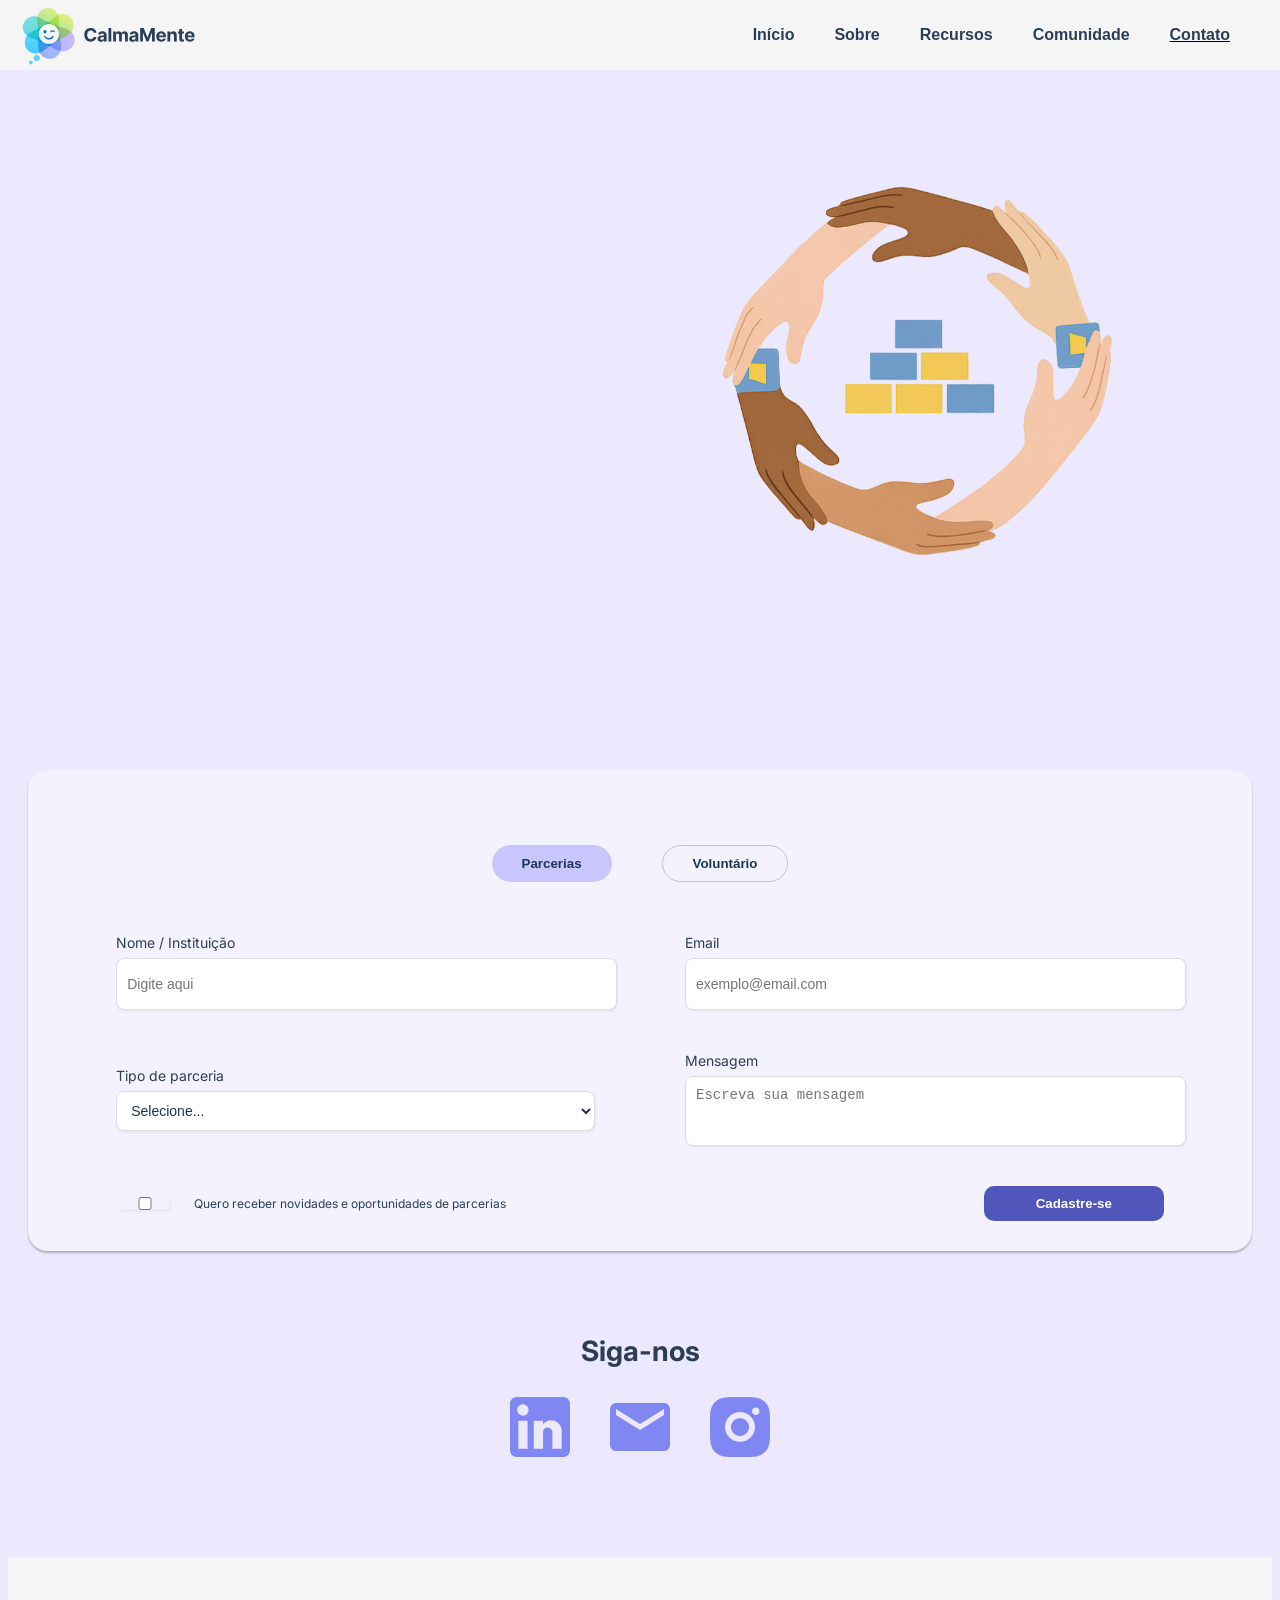
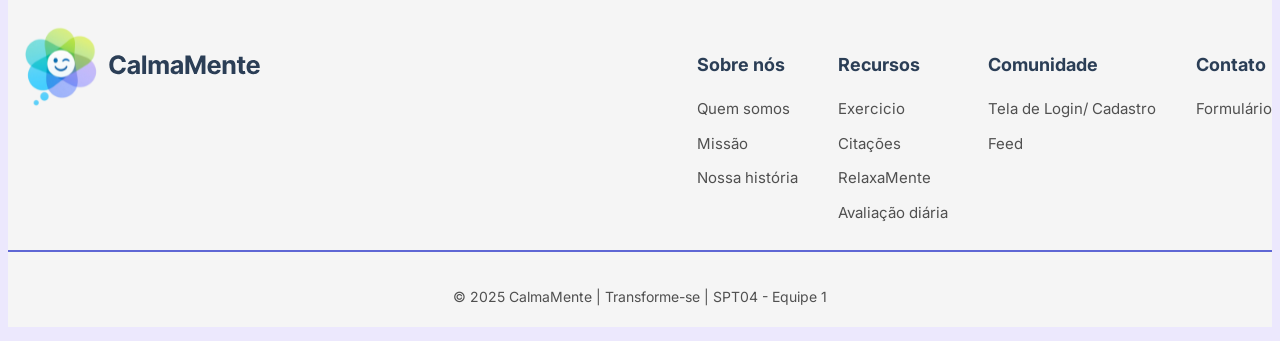
<file: docs/5_Contato/contato.html>
<!--SYSTEM_CORE = START [HTML]-->
<!--T0.1 = START [HTML GENERAL SETTINGS]-->

<!DOCTYPE html>
<html lang="pt-br">
  <head>
    <meta charset="UTF-8" />
    <meta name="viewport" content="width=device-width, initial-scale=1.0" />
    <link rel="stylesheet" href="./css/style.css" />
    <link rel="stylesheet" href="./css/responsive.css">
    <meta
      name="description"
      content="Entre em contato com a equipe do CalmaMente para dúvidas, sugestões ou apoio. Estamos aqui para ajudar sua jornada de bem-estar."
    />
    <script>
      (function (d) {
        var s = d.createElement('script');
        s.setAttribute('data-account', 'ph0MEA04ba');
        s.setAttribute('src', 'https://cdn.userway.org/widget.js');
        (d.body || d.head).appendChild(s);
      })(document);
    </script>
    <title>CalmaMente-Contato</title>
  </head>
  <body>
    <!--T1.1 = START [NAVIGATION MENU]-->

    <header id="header">
      <div class="navegacao">
        <div class="logo">
          <a href="../index.html"
            ><img src="./img/logo_name.svg" alt="Logo CalmaMente"
          /></a>
        </div>

        <nav id="menu">
          <button id="btn-mobile" class="hamburguer"> <img src="./img/menu.svg" alt=""></button>
          <ul class="menu">
            <li>
              <a href="../index.html">Início</a>
            </li>
            <li><a href="../2_Sobre/sobre.html">Sobre</a></li>
            <li><a href="../3_Recursos/recursos.html">Recursos</a></li>
            <li><a href="../4_Comunidade/comunidade.html">Comunidade</a></li>
            <li>
              <span class="inicio-linha">
                <a href="./contato.html">Contato</a>
              </span>
            </li>
          </ul>

          <ul id="menu-mobile">
            <li>
              <a href="../index.html">Início</a>
            </li>
            <li><a href="../2_Sobre/sobre.html">Sobre</a></li>
            <li><a href="../3_Recursos/recursos.html">Recursos</a></li>
            <li><a href="../4_Comunidade/comunidade.html">Comunidade</a></li>
            <li>
              <span class="inicio-linha">
                <a href="./contato.html">Contato</a>
              </span>
            </li>
          </ul>
        </nav>
      </div>
    </header>
    <!--T1.0 = END [NAVIGATION MENU]-->
    <!--T2.1 = START [BANNER 1]-->

    <section>
      <div class="container">
        <div class="banner_1">
          <div class="texto">
            <div class="textos">
              <h1>Seja um Parceiro do CalmaMente</h1>
              <p>Vamos construir juntos uma rede de apoio?</p>
            </div>
          </div>
          <div class="figura">
            <img src="./img/contato_banner1.png" alt="ilustração" />
          </div>
        </div>
      </div>
    </section>

    <!--T2.0 = END [BANNER 1]-->
    <!--T3.1 = START [BANNER 2]-->

    <main>
      <section>
        <div class="container">
          <div class="banner_2">
            <div class="form-container">
              <div class="tabs">
                <button class="tab ativo">Parcerias</button>
                <button class="tab">Voluntário</button>
              </div>
              <form class="formulario">
                <div class="linha">
                  <div class="campo">
                    <label>Nome / Instituição</label>
                    <input type="text" placeholder="Digite aqui" />
                  </div>
                  <div class="campo">
                    <label>Email</label>
                    <input type="email" placeholder="exemplo@email.com" />
                  </div>
                </div>
                <div class="linha">
                  <div class="campo">
                    <label>Tipo de parceria</label>
                    <select>
                      <option>Selecione...</option>
                      <option>Financeira</option>
                      <option>Institucional</option>
                    </select>
                  </div>
                  <div class="campo">
                    <label>Mensagem</label>
                    <textarea
                      rows="3"
                      placeholder="Escreva sua mensagem"
                    ></textarea>
                  </div>
                </div>
                <div class="linha">
                  <div class="campo_checkbox">
                    <input type="checkbox" id="novidades" />
                    <label for="novidades"
                      >Quero receber novidades e oportunidades de
                      parcerias</label
                    >
                  </div>
                  <button type="submit" class="botao" id="botao">
                    Cadastre-se
                  </button>
                </div>
              </form>
            </div>
          </div>
        </div>
      </section>
    </main>

    <!--T3.0 = END [BANNER 2]-->
    <!--T4.1 = START [BANNER 3]-->

    <section>
      <div class="container">
        <div class="banner_3">
          <section class="social_media">
            <div class="cont">
              <h2>Siga-nos</h2>
              <div class="icon">
                <a
                  href="https://www.linkedin.com/in/calmamente/"
                  target="_blank"
                  ><img src="./img/linkedin.svg" alt="LinkedIn"
                /></a>
                <a href="mailto:calmamentesite@gmail.com" target="_blank"
                  ><img src="./img/email.svg" alt="Email"
                /></a>
                <a
                  href="https://www.instagram.com/calmamente_br/?igsh=ZGs4c3k2cTY3Mjc%3D#"
                  target="_blank"
                  ><img src="./img/instagram.svg" alt="Instagram"
                /></a>
              </div>
            </div>
          </section>
        </div>
      </div>
    </section>

    <!--T4.0 = END [BANNER 3]-->
    <!--T4.1 = START [FOOTER]-->

    <footer class="footer">
      <div class="footer-container">
        <div class="esquerda">
          <div class="final-img">
            <img src="./img/logo_name.svg" alt="logo" />
          </div>
        </div>
        <div class="direita">
          <ul class="menuDois">
            <li><h3>Sobre nós</h3></li>
            <li><a href="/">Quem somos</a></li>
            <li><a href="/">Missão</a></li>
            <li><a href="/">Nossa história</a></li>
          </ul>
          <ul class="menuDois">
            <li><h3>Recursos</h3></li>
            <li><a href="/">Exercicio</a></li>
            <li><a href="/">Citações</a></li>
            <li><a href="/">RelaxaMente</a></li>
            <li><a href="/">Avaliação diária</a></li>
          </ul>
          <ul class="menuDois">
            <li><h3>Comunidade</h3></li>
            <li><a href="/">Tela de Login/ Cadastro</a></li>
            <li><a href="/">Feed</a></li>
          </ul>
          <ul class="menuDois">
            <li><h3>Contato</h3></li>
            <li><a href="/">Formulário</a></li>
          </ul>
        </div>
      </div>
      <div class="copy">
        <p>© 2025 CalmaMente | Transforme-se | SPT04 - Equipe 1</p>
      </div>
    </footer>

    <!--T4.0 = END [FOOTER]-->
    <div vw class="enabled">
      <div vw-access-button class="active"></div>
      <div vw-plugin-wrapper>
        <div class="vw-plugin-top-wrapper"></div>
      </div>
    </div>
    <script src="https://vlibras.gov.br/app/vlibras-plugin.js"></script>
    <script>
      new window.VLibras.Widget('https://vlibras.gov.br/app');
    </script>
    <script src="https://cdn.jsdelivr.net/npm/gsap@3.13.0/dist/gsap.min.js"></script>
    <script src="./js/script.js"></script>
  </body>
</html>

<!--T0.0 = END [HTML GENERAL SETTINGS]-->
<!--SYSTEM_CORE = END [HTML]-->
</file>
<file: docs/2_Sobre/css/style.css>
/*[GENERAL SETTINGS]*/

@import url('https://fonts.googleapis.com/css2?family=Inter:ital,opsz,wght@0,14..32,100..900;1,14..32,100..900&family=Roboto:ital,wght@0,100..900;1,100..900&display=swap');

body {
  font-family: Arial, Helvetica, sans-serif;
  line-height: 1.5;
  min-height: 100vh;
  background-color: #ece8fd;
}

a {
  text-decoration: none;
}

ul {
  list-style: none;
}

img {
  max-width: 100%;
  height: auto;
  display: block;
}

h1{
  color: #2b3e56;
  font-size:2rem;
}

h2,
h3,
h4,
h5,
h6 {
  color: #2b3e56;
  font-size: 1.5rem;
}

p {
  color: #2b3e56;
  font-size: 1.3rem;
}

.container {
  padding-left: 20px;
  padding-right: 20px;
}

/*[NAVIGATION MENU]*/

.container-header {
  max-width: 1500px;
}

header {
  left: 0;
  top: 0;
  z-index: 1000;
  background-color: #f5f5f5;
  width: 100%;
  margin: 0 auto;
  position: fixed;
}

.navegacao {
  margin: 0 auto;
  max-width: 1500px;
  display: flex;
  justify-content: space-between;
  align-items: center;
  padding: 10px 10px;
  height: 50px;
}

.menu {
  display: flex;
  gap: 40px;
}

.navegacao ul {
  padding-left: 40px;
  padding-right: 40px;
}

.navegacao img {
  max-width: 220px;
}


.uai {
  margin-top: 30vh;
}

.menu a {
  color: #2b3e56;
  font-weight: bold;
  font-size: 1rem;
}

.menu a:hover {
  color: #8087f2;
}

.inicio-linha {
  text-decoration: underline;
}

#btn-mobile{
  display: none;
}

#menu-mobile{
  display: none;
}

/*[BANNER 1]*/

.banner_1 {
  display: grid;
  grid-template-columns: 1fr 1fr;
  margin: 80px auto 0px auto;
  align-items: center;
  max-width: 1500px;
  gap: 90px;
  background-color: #ece8fd;
  border-color: #2b3e56 ;
  padding: 20px 20px;
  height: 600px;
}

.banner_1 .texto {
  align-self: center;
  padding: 20px 20px;
  margin: 20px 20px;
  max-width: 400px;
  min-width: 300px;
}

.banner_1 img {
  max-width: 100%;
  width: 500px;
}

.imagem {
  position: relative;
  justify-items:left;
  display: grid;
}

.fundo {
  height: 400px;
}

.smile {
  position: absolute;
  z-index: 2;
  height: 190px;
  top: 100px;
}

.detail {
  align-self: center;
  position: absolute;
  height: 350px;
  top: 90px;
}

/*[BANNER 2]*/

.banner_2 {
  gap: 30px;
  display: grid;
  margin: 80px auto 0px auto;
  align-items:flex-start;
  justify-self: center;
  max-width: 1500px;
  padding: 20px 20px;
  margin: 80px auto 0px auto;
}

.banner_2 img {
  width: 50px;
}

.banner_2 p {
  margin: 0 auto;
  margin-top: 20px;
  font-size: 1rem;
}

.banner_2 .imagem {
  height: 420px;
  border-radius: 20px;
  text-align: center;
  background-color: #f4f2ff;
  justify-items: center;
}

.banner_2 .imagem p {
  margin: 0;
}

.agrupamento {
  display: grid;
  grid-template-columns: 1fr 1fr 1fr;
  gap: 20px;
  justify-items: center;
  padding: 20px 20px;
}

.agrupamento img {
  width: 80px;
}
.titulo {
  display: flex;
  flex-direction: column;
  justify-content: space-between;
    align-items: center;
    padding: 10px;
    margin-top: 20px;
}

.titulo h2 {
  margin: 0;
}

.agrupamento p {
  padding: 20px;
  height: 150px;
}

/*[BANNER 3]*/

.banner_3 {
  margin: 80px auto 0px auto;
  align-items: center;
  justify-self: center;
  max-width: 1500px;
  padding: 20px 20px;
  margin: 80px auto 0px auto;
  gap: 150px;
  background-color: #ece8fd;
}

.banner_3 .texto {
  align-self: center;
  padding: 20px 20px;
  margin: 20px 20px;
  max-width: 1500px;
  min-width: 400px;
}

.banner_3 .texto p {
  font-size: 1.3rem;
}




/*[FOOTER]*/

.footer {
  margin-top: 100px;
  background-color: #f5f5f5;
}

.footer-container {
  margin: 0 auto;
  display: flex;
  justify-content: space-between;
  align-items: start;
  color: #505050;
  padding-top: 60px;
  font-family: 'Inter', sans-serif;
  border-bottom: 2px solid #5f67d4;
  flex-wrap: nowrap;
  gap: 40px;
  max-width: 1500px;
}

.footer-container h3 {
  color: #2b3e56;
  font-size: 18px;
}

.esquerda p {
  max-width: 30ch;
  margin-top: 10px;
}

.direita {
  display: flex;
}

.direita a {
  color: #505050;
  font-size: 15px;
}

.copy p {
  color: #505050;
  font-family: 'Inter', sans-serif;
  padding: 20px;
  font-size: 14px;
  text-align: center;
}

.menuDois li {
  margin-bottom: 10px;
}

.final-img {
  width: 300px;
}

#botao:hover {
  background-color: #4ba2e9;
}

.cont {
  text-align: center;
  padding-top: 40px;
  background-color: #ece8fd;
  width: 100%;
  margin-bottom: 100px;
}

.cont h2 {
  font-size: 28px;
  margin-bottom: 25px;
  color: #2b3e56;
  font-family: 'Inter', sans-serif;

}

.icon {
  display: flex;
  justify-content: center;
  gap: 40px;
}

.icon img {
  width: 60px;
  height: 60px;
  cursor: pointer;
  transition: transform 0.2s ease;
}

.icon img:hover {
  transform: scale(1.1);
}

#botao:hover {
  background-color: #4ba2e9;
}

 #btn-mobile img {
    width: 30px; 
    height: auto; 
    transition: 3s ease-in;
}
</file>
<file: docs/2_Sobre/css/responsive.css>
/*[GENERAL SETTINGS]*/

@import url('https://fonts.googleapis.com/css2?family=Inter:ital,opsz,wght@0,14..32,100..900;1,14..32,100..900&family=Roboto:ital,wght@0,100..900;1,100..900&display=swap');

@media (max-width: 500px ) {

  header {
    z-index: 200;
  }

.uwy.userway_p1 .userway_buttons_wrapper{
 z-index: -1 !important;
 width: 1%;
}
  
  .uai {
   top: 15px;
    right: 13px;
  }



  .navegacao ul {
    padding: 0px;
  }

  .menu {
    display: none;
  }

  #btn-mobile {
    display: block;
    background: transparent;
    border: none;
    cursor: pointer;
    padding: 10px;
    z-index: 999;
  }

  #menu-mobile {
    display: block;
    position: fixed;
    top: 50px;
    right: 0;
    width: 100%;
    height: calc(100vh - 70px);
    background-color: #ece8fd;
    z-index: 350;
    transform: translateX(100%);
    transition: transform 0.3s ease-in-out;
    visibility: hidden;
  }

  #menu-mobile.ativo {
    transform: translateX(0);
    visibility: visible;
  }

  #menu-mobile li {
    border-bottom: 1px solid rgba(0, 0, 0, 0.1);
  }

  #menu-mobile li a {
    display: block;
    padding: 1rem;
    text-align: center;
    color: #2b3e56;
    font-size: 1.3rem;
  }

  .container{
  padding-left: 10px;
  padding-right: 10px;
  }
}

.inicio-linha {
        text-decoration: none; 
        border-left: 4px solid #5f67d4; 
        display: block;
    }

/*[NAVIGATION MENU]*/

@media (max-width: 500px) {
  .menu {
    display:none;
  }
}

@media (max-width: 500px) {
  .navegacao img {
    width: 200px;
  }
}

@media (max-width: 500px) {
  .uai{
  margin-top: 35vh;
  margin-right: -10px;
  }
}

@media (max-width: 500px) {
  .banner_1 {
    grid-template-columns: 1fr; /* vira 1 coluna */
    margin: 90px auto 0 auto;
    gap: 10px;
    justify-items: center;
  }
}

@media (max-width: 500px) {
  .banner_1 .texto p{
    text-align: center;
    font-size: 1.4rem;
  }
}

@media (max-width: 500px) {
  .banner_1 .smile{
  top: 110px;
  height: 200px;
  }
}

@media (max-width: 500px) {
  .banner_1 .texto h1{
    font-size: 1.8rem;
    text-align: center;
  }
}

@media (max-width: 500px) {
  .banner_1 .texto{
    margin: 0;
    padding: 0;
  }
}


@media (max-width: 500px) {
  .agrupamento{
  display: flex;
  flex-direction: column;
    justify-items: center;
    margin-left: 50px;
    margin: 0;
    padding: 0;
    min-height: 800px;
  }
}

@media (max-width: 500px) {
  .titulo{
  display: flex;
  flex-direction: column;
    align-items: center;
    padding: 10px;
    margin: 0;
    height:160px;
    gap: 0;
  }
}

@media (max-width: 500px) {
  .titulo img{
    margin-top: 30px;
  }
}


@media (max-width: 500px) {
  .banner_3 p {
  max-width: 20ch;
  }
} 

@media (max-width: 500px) {
  .banner_3 {
  margin: 50px auto 0 auto;
  }
} 

@media (max-width: 500px) {
  .banner_2 {
    margin: 50px auto 0 auto;
  }
} 

@media (max-width: 500px) {
  .banner_2 .imagem {
  height: 420px;
  }
}

@media (max-width: 500px) {
  .banner_2 .imagem p{
  margin-top: 0;
  }
}


@media (max-width: 500px) {
  .banner_3 .texto{
  margin: 0;
  padding: 0;
  min-width: 0px;

  text-align: center;
  }
}

@media (max-width: 500px) {
  .final-img {
    display:none;
  }
}



@media (max-width: 500px) {
 .footer-container {
    display:none;
  }
}

@media (min-width: 600px) {
  .cont {
    display:none;
  }

  .footer{
    display: none;
  }
}
</file>
<file: docs/3_Recursos/css/style.css>
/*[GENERAL SETTINGS]*/

@import url('https://fonts.googleapis.com/css2?family=Inter:ital,opsz,wght@0,14..32,100..900;1,14..32,100..900&family=Roboto:ital,wght@0,100..900;1,100..900&display=swap');

body {
  font-family: Arial, Helvetica, sans-serif;
  line-height: 1.5;
  min-height: 100vh;
  background-color: #ece8fd;
}

a {
  text-decoration: none;
}

ul {
  list-style: none;
}

img {
  max-width: 100%;
  height: auto;
  display: block;
}

h1{
  color: #2b3e56;
  font-size:2rem;
}

h2,
h3,
h4,
h5,
h6 {
  color: #2b3e56;
  font-size: 1.5rem;
}

p {
  color: #2b3e56;
  font-size: 1.3rem;
}

.container {
  padding-left: 20px;
  padding-right: 20px;
}

/*[NAVIGATION MENU]*/

.container-header {
  max-width: 1500px;
}

header {
  left: 0;
  top: 0;
  z-index: 1000;
  background-color: #f5f5f5;
  width: 100%;
  margin: 0 auto;
  position: fixed;
}

.navegacao {
  margin: 0 auto;
  max-width: 1500px;
  display: flex;
  justify-content: space-between;
  align-items: center;
  padding: 10px 10px;
  height: 50px;
}

.menu {
  display: flex;
  gap: 40px;
}

.navegacao ul {
  padding-left: 40px;
  padding-right: 40px;
}

.navegacao img {
  max-width: 220px;
}


.uai {
  margin-top: 30vh;
}

.menu a {
  color: #2b3e56;
  font-weight: bold;
  font-size: 1rem;
}

.menu a:hover {
  color: #8087f2;
}

.inicio-linha {
  text-decoration: underline;
}

#btn-mobile{
  display: none;
}

#menu-mobile{
  display: none;
}


/*[BANNER 1]*/

.banner_1 {
  display: grid;
  grid-template-columns: 1fr 1fr;
  margin: 50px auto 0px auto;
  align-items: center;
  justify-self: center;
  max-width: 1500px;
  gap: 80px;
  padding: 20px 20px;
  height: 600px;

}

.banner_1 .texto {
  align-self: center;
  padding: 20px 20px;
  margin: 20px 20px;
  min-width: 400px;
}

.banner_1 img {
  max-width: 500px;
  display: block;
    margin-left: 100px;
}

.banner_1 .img-comunidade {
    justify-items:center;
}



/*[BANNER 2]*/

.banner_2 {
  margin: 80px auto 0px auto;
  align-items: center;
  justify-items: center;
  max-width: 1500px;
  gap: 150px;
}


.bannerLimiteTamanho {
  display: flex;
  flex-direction: column;
  justify-content: center;
  height: 400px;
  max-width: 1200px;
  background-color: #f4f2ff;
  border-radius: 40px;
  padding: 16px 126px 30px;
  gap: 40px;
  text-align: center;
  box-shadow: 0px 4px 4px rgba(0, 0, 0, 0.253);
}

.banner_2 * {
  margin: 0;
}

.containerSentimentos {
  display: grid;
  justify-content: space-between;
  grid-template-columns: repeat(6, 1fr);
  margin: 0 auto;
  gap: 40px;
}

.sentimentos img {
  margin-bottom: 20px;
  max-width: 100px;
  margin-left: 10px;
  transition: transform 0.3s ease;
  cursor: pointer;
}

.sentimentos img:hover {
  transform: scale(1.2);
}


/*[BANNER 3]*/

.banner_3 {
  margin: 80px auto 0px auto;
  align-items: center;
  justify-content: center;
  max-width: 1500px;
  gap: 150px;
}

.bannerLimiteTamanho2 {
  display: flex;
  height: 380px;
  max-width: 1200px;
  background-color: #f4f2ff;
  border-radius: 40px;
  padding: 16px 126px 30px;
  gap: 40px;
  text-align: center;
  box-shadow: 0px 4px 4px rgba(0, 0, 0, 0.253);
}

.banner_3 img {
  width: 220px;
  margin-left: 30px;
}

.exercicioRespiracao {
  display: flex;
  width: 100%;
}


.exercicioRespiracao .respirar {
  width: 100%;
}

.containerExerciciosInterativo {
  display: grid;
  width: 100%;
  gap: 30px;

  height: 200px;
  margin-top: 30px;
}

.containerExerciciosInterativo h2 {
  margin-top: 60px;
}

#barraTempo {
  height: 4px;
  border-radius: 40px;
  width: 600px;
  height: 20px;
  background-color: #cecece;
  background: #cecece;
}

.textoRespiracao {
  font-weight: 400;
  color: #505050;
  text-align: left;
}

#inspirar {
  margin-bottom: 30px;
}

#expirar {
  margin-top: 30px;
}

.btnRespiracao {
  border: none;
  background-color: #8087f2;
  padding: 10px 16px;
  border-radius: 15px;
  font-size: 1rem;
  color: white;
  font-weight: bold;
  cursor: pointer;
  width: 200px;
}

.banner_4 {
  margin: 80px auto 0px auto;
  align-items: center;
  justify-content: center;
  max-width: 1500px;
  gap: 150px;
  background-color: #ece8fd;
}

.bannerLimiteTamanho3 {
  display: grid;
  grid-template-columns: 1fr 1fr;
  justify-content: space-between;
  height: 480px;
  max-width: 1200px;
  background-color: #f4f2ff;
  border-radius: 40px;
  padding: 16px 30px 30px;
  gap: 40px;
  text-align: center;
  box-shadow: 0px 4px 4px rgba(0, 0, 0, 0.253);
}

#textoCitacao {
  word-spacing: 0px;
  text-align: justify;
  padding: 10px 40px;
}

.containerCitacao,
.playlist {
  display: grid;
  grid-template-rows: auto auto auto;
  padding: 20px 15px;
  width: 100%;
  height: 250px;
  background-color: white;
  margin: 0 auto;
  border-radius: 20px;
  align-items: center;
  text-align: center;
  box-shadow: 0px 4px 4px rgba(0, 0, 0, 0.253);
}

.containerCitacao h2,
p {
  margin: 0;
}

.playlist h2,
p {
  margin: 0;
}


#containerCitacaoAlinhamento {
  margin-left: 0 auto;
  height: 300px;
  width: 100%;
  max-width: 500px;
}

#playlistAlinhamento {
  margin-right: 0 auto;
  height: 300px;
  width: 100%;
  max-width: 500px;
}

.botoes {
  display: flex;
  justify-self: center;
}

.botaoPlayPause {
  width: 70px;
}

.botoes img {
  cursor: pointer;
}

.playlistCapa {
  width: 150px;
}

.relaxamente {
  margin: auto 0;
}

#textoAutorCitacao {
  text-align: right;
  font-size: 1rem;
  margin-right: 30px;
  color: #505050;
}

.citacaoAudio {
  display: flex;
  justify-content: center;
}

.citacaoAudio button {
  margin: 0;
}

.desativa {
  display: none;
}

/*[FOOTER]*/
.footer-container {
  margin: 0 auto;
  display: flex;
  justify-content: space-between;
  align-items: start;
  color: #505050;
  padding-top: 60px;
  font-family: 'Inter', sans-serif;
  border-bottom: 2px solid #5f67d4;
  flex-wrap: nowrap;
  gap: 40px;
  max-width: 1500px;
}

.footer-container h3 {
  color: #2b3e56;
  font-size: 18px;
}

.footer {
  margin-top: 100px;
  background-color: #f5f5f5;
}

.esquerda p {
  max-width: 30ch;
  margin-top: 10px;
}

.direita {
  display: flex;
}

.direita a {
  color: #505050;
  font-size: 15px;
}

.copy p {
  color: #505050;
  font-family: 'Inter', sans-serif;
  padding: 20px;
  font-size: 14px;
  text-align: center;
}

.menuDois li {
  margin-bottom: 10px;
}

.final-img {
  width: 300px;
}

.cont {
  text-align: center;
  padding-top: 40px;
  background-color: #ece8fd;
  width: 100%;
  margin-bottom: 100px;
}

.cont h2 {
  font-size: 28px;
  margin-bottom: 25px;
  color: #2b3e56;
  font-family: 'Inter', sans-serif;
}

.icon {
  display: flex;
  justify-content: center;
  gap: 40px;
}

.icon img {
  width: 60px;
  height: 60px;
  cursor: pointer;
  transition: transform 0.2s ease;
}

.icon img:hover {
  transform: scale(1.1);
}

#botao:hover {
  background-color: #4ba2e9;
}


#btn-mobile{
   background-color: #5f67d4;
  color: white;
  border-radius: 8px;
  height: 50px;
  border: none;
  font-size: 20px;
  font-weight: bold;
  cursor: pointer;
  transition: background-color 0.3s;
}

 #btn-mobile img {
  width: 30px; 
  height: auto; 
}
</file>
<file: docs/3_Recursos/css/responsive.css>
/*[GENERAL SETTINGS]*/

@import url('https://fonts.googleapis.com/css2?family=Inter:ital,opsz,wght@0,14..32,100..900;1,14..32,100..900&family=Roboto:ital,wght@0,100..900;1,100..900&display=swap');

@media (max-width: 500px) {
  
  header {
    z-index: 200;
  }

.uwy.userway_p1 .userway_buttons_wrapper{
 z-index: -1 !important;
 width: 1%;
}
  
  .uai {
   top: 15px;
    right: 13px;
  }



  .navegacao ul {
    padding: 0px;
  }

  .menu {
    display: none;
  }

  #btn-mobile {
    display: block;
    background: transparent;
    border: none;
    cursor: pointer;
    padding: 10px;
    z-index: 999;
  }

  #menu-mobile {
    display: block;
    position: fixed;
    top: 50px;
    right: 0;
    width: 100%;
    height: calc(100vh - 70px);
    background-color: #ece8fd;
    z-index: 350;
    transform: translateX(100%);
    transition: transform 0.3s ease-in-out;
    visibility: hidden;
  }

  #menu-mobile.ativo {
    transform: translateX(0);
    visibility: visible;
  }

  #menu-mobile li {
    border-bottom: 1px solid rgba(0, 0, 0, 0.1);
  }

  #menu-mobile li a {
    display: block;
    padding: 1rem;
    text-align: center;
    color: #2b3e56;
    font-size: 1.3rem;
  }

  .container{
  padding-left: 10px;
  padding-right: 10px;
  }
}

.inicio-linha {
        text-decoration: none; 
        border-left: 4px solid #5f67d4; 
        display: block;
    }


@media (max-width: 500px) {
  .menu a {
    display: none;
  }
}

@media (max-width: 500px) {
  .navegacao img {
    width: 200px;;
  }
}

@media (max-width: 500px) {
  .uai{
  margin-top: 35vh;
  margin-right: -10px;
  }
}
@media (max-width: 500px) {
  .banner_1 {
    grid-template-columns: 1fr; /* vira 1 coluna */
    width: 374px;
    gap: 10px;
    margin: 0px;
    padding: 0px;
    margin-top: 90px;
  }

  .banner_1 h1 {
    font-size: 1.8rem;
    text-align: center;
    max-width: 300px;
    margin: 0px;
    margin-top: 50px;
    margin-left: 30px;
  }

  .banner_1  .texto {
    margin:0;
    padding: 0;
    text-align: center;
  }

  .banner_1 p {
    display: none;
  }

  .banner_1 img{
  width: 100%;
  max-width: 300px; 
  margin-left: 30px;
  }
}

@media (max-width: 500px) {
.banner_2{
  display: flex;
  flex-direction: column;
  justify-content: center;
  height: 900px;
  width: 320px;
  background-color: #f4f2ff;
  border-radius: 20px;
  text-align: center;
  margin-top: 100px;
  }
}


@media (max-width: 500px) {
.banner_2 h2{
  font-size: 1.5rem;
  margin-top: 50px;
  }
} 

@media (max-width: 500px) {
.banner_2 p{
  font-size: 1.5rem;
  }
} 

@media (max-width: 500px) {
.banner_2 .bannerLimiteTamanho{
  display: flex;
  flex-direction: column;
  justify-content: center;
  background-color: #f4f2ff;
  border-radius: 40px;
  text-align: center;
  padding: 0;
  margin-top: 90px;
  height: 1200px;
  border: none;
  box-shadow: 0;
  }
}

@media (max-width: 500px) {
.banner_2 .containerSentimentos{
  display: flex;
  flex-direction: column;
  justify-content: center;
  background-color: #f4f2ff;
  border-radius: 40px;
  text-align: center;
  margin-top: 200;
  padding: 0;
    text-align: left;
  }
}

@media (max-width: 500px) {
.sentimentos{
  display: grid;
  grid-template-columns: 1fr 1fr;
  justify-content: center;
  margin-top: 0;
  align-items: center;
  margin-top: 10px;
  }
}

@media (max-width: 500px) {
.sentimentos img { 
  width: 80px;
  }
}


@media (max-width: 500px) {
.banner_3 {
  display: flex;
  flex-direction: column;
  justify-content: center;
  margin-top: 200px;
  height: 650px;
  background-color: #f4f2ff;
  border-radius: 20px;
  text-align: center;
      box-shadow: 0px 4px 4px rgba(0, 0, 0, 0.253);
  }
}

@media (max-width: 500px) {
.banner_3 .bannerLimiteTamanho2{
  text-align: center;
  padding: 0;
  margin-top: 0;
border-radius: 15px;
  border: none;
  box-shadow: none;
  }
}



@media (max-width: 500px) {
.exercicioRespiracao{
  display: flex;
  flex-direction: column;
  justify-content: center;
  }
  .exercicioRespiracao h2{
    margin: 0;
  }
}

@media (max-width: 500px) {
.exercicioRespiracao img{
  width: 200px;
  margin-left: 50px;
  margin-top: 0;
  }

  .containerExerciciosInterativo{
    gap: 0;
  }
}
@media (max-width: 500px) {
.exercicioRespiracao h2{
  padding: 0;
  margin-top: 0;
  }
}

@media (max-width: 500px) {
.banner_4 {
  gap: 10px;
  margin-top: 50px;
  margin-bottom: 30px;
  }
}


@media (max-width: 500px) {
.banner_4 .bannerLimiteTamanho3{
  display: flex;
  flex-direction: column;
  height: 1350px;
  border: none;
  gap: 100px;
  justify-content: center;
  box-shadow:none;
  border-radius: 15px;
    box-shadow: 0px 4px 4px rgba(0, 0, 0, 0.253);
  }
}

@media (max-width: 500px) {
#containerCitacaoAlinhamento{
  width: 250px;
  margin-top: 30px;
  border: none;
  margin: 0;
  height: 500px;
  box-shadow:none;
  }
}

@media (max-width: 500px) {
#playlistAlinhamento{
  width: 250px;
  margin-top: 30px;
  border: none;
  margin: 0;
    height: 500px;
  }
}

@media (max-width: 500px) {
  .final-img {
    display:none;
  }
}

@media (max-width: 500px) {
 .footer-container {
    display:none;
  }
}

@media (min-width: 600px) {
  .cont {
    display:none;
  }
  
  .footer{
    display: none;
  }
}
</file>
<file: docs/4_Comunidade/css/style.css>
/*[GENERAL SETTINGS]*/

@import url('https://fonts.googleapis.com/css2?family=Inter:ital,opsz,wght@0,14..32,100..900;1,14..32,100..900&family=Roboto:ital,wght@0,100..900;1,100..900&display=swap');

body {
  font-family: Arial, Helvetica, sans-serif;
  line-height: 1.5;
  min-height: 100vh;
  background-color: #ece8fd;
}

a {
  text-decoration: none;
}

ul {
  list-style: none;
}

img {
  max-width: 100%;
  height: auto;
  display: block;
}

h1{
  color: #2b3e56;
    font-size:2rem;
}

h2,
h3,
h4,
h5,
h6 {
  color: #2b3e56;
  font-size: 1.5rem;
}

p {
  color: #2b3e56;
  font-size: 1.3rem;
}

.container {
  padding-left: 20px;
  padding-right: 20px;
}

/*[NAVIGATION MENU]*/

.container-header {
  max-width: 1500px;
}

header {
  left: 0;
  top: 0;
  z-index: 1000;
  background-color: #f5f5f5;
  width: 100%;
  margin: 0 auto;
  position: fixed;
}

.navegacao {
  margin: 0 auto;
  max-width: 1500px;
  display: flex;
  justify-content: space-between;
  align-items: center;
  padding: 10px 10px;
  height: 50px;
}

.menu {
  display: flex;
  gap: 40px;
}

.navegacao ul {
  padding-left: 40px;
  padding-right: 40px;
}


.navegacao img {
  max-width: 220px;
}
.uai {
  margin-top: 30vh;
}

.menu a {
  color: #2b3e56;
  font-weight: bold;
  font-size: 1rem;
}

.menu a:hover {
  color: #8087f2;
}

.inicio-linha {
  text-decoration: underline;
}


/*[BANNER 1]*/

.banner_1 {
  display: grid;
  grid-template-columns: 1fr 1fr;
  margin: 50px auto 0px auto;
  align-items: center;
  max-width: 1500px;
  gap: 50px;
  padding: 20px 20px;
  height: 600px;
}

.banner_1 .texto {
  align-self: center;
  padding: 20px 20px;
  margin: 20px 20px;
  max-width: 400px;
}



.banner_1 img {
  max-width: 100%;
  width: 600px;
}



/*[BANNER 2]*/

.banner_2 {
  align-items: center;
  margin: 50px auto 0px auto;
  max-width: 1500px;
  min-width: 700px;
  height: 700px;
  align-items: center;
  padding: 40px;
}

button {
  background-color: #5157ba;
  border-radius: 8px;
  width: 240px;
  height: 50px;
  color: white;
  border: none;
  font-size: 20px;
  margin-top: 20px;
  cursor: pointer;
  transition: background-color 0.3s;
}

#botao:hover {
  background-color: #5f67d4;
}

/*[BANNER 3]*/

.container3 {
  height: 450px;
  display: grid;
  grid-template-columns: 1fr 1fr;
  align-content: center;
  background-color: #f4f2ff;
  justify-items: center;
  border-radius: 40px;
  box-shadow: 0px 4px 4px rgba(0, 0, 0, 0.253);
  gap: 10px;

}

.textoo1 p {
  font-size: 1rem;
  max-width: 400px;

}

.textoo1 {
  padding: 40px;
  width: 300px;
}

.textoo1 h3 {
    margin: 0;
}

.botao {
  margin: 0px auto;
  width: 240px;
  height: 35px;
  background-color: #5157ba;
  display: flex;
  justify-content: center;
  border-radius: 15px;
  box-shadow: 0px 2px 2px rgba(0, 0, 0, 0.253);
  padding: 5px 5px;
  display: none;
}


.cadastro {
  display: flex;
  justify-content: space-between;
  align-items: center;
    gap: 5px;

}
.cadastro p {
  font-size:0.8rem;
}

.cadastro button {
    align-items: center;
    text-align: center;
      font-size: 0.9rem;
        width: 140px;
  height: 35px;
    box-shadow: 0px 2px 2px rgba(0, 0, 0, 0.253);
      border-radius: 15px;
  background-color: #5157ba;
}

.cadastro button:hover{
  transition: transform 0.2s ease;
}

.cadastro button:hover{
    transform: scale(1.05);

}


.botao a {
  font-size: 0.9rem;
  color: #fff;

}

.formu {
  padding: 50px 50px;
}

.ue {
  width: 340px;
  height: 40px;
  border-radius: 15px;
  font-size: 1rem;
  padding-left: 20px;
  background-color: #ece8fd;
  border: none;
}

.formu label {
  font-size: 1rem;
  color: #2b3e56;
}


.bot {
  margin: 0;
  width: 199px;
  height: 60px;
  background-color: #5157ba;
}



.container4 {
  border-radius: 40px;
  background-color: #f4f2ff;
}

.textoo2 {
  padding: 20px;
  text-align: center;
}

.textoo2 h3{
  margin: 0;
  text-align: center;
}

.textoo2 p{
  margin: 0;
  text-align: center;
}

.bta {
  display: flex;
  gap: 40px;
  height:320px;
  padding: 10px 80px;
  justify-content: center;
}

.bta img {
  width: 120px;
  margin-left: 20px;
}

.bta1 p {
  font-size: 1rem;
}

.bta1 {
  height: 200px;
  border-radius: 15px;
  background-color: #ece8fd;
  display: grid;
  grid-template-columns: 1fr 2fr;
  align-items: center;
  box-shadow: 0px 2px 2px rgba(0, 0, 0, 0.253);
  margin-top: 30px;
  justify-content: space-between;
  gap: 10px;
}

.btaa2 p {
  text-align: left;
}

.btaa2 {
  width: 100%;
  display: flex;
  flex-direction: column;
  gap: 15px;
  align-items: center;

}

.btaa {
  display: flex;
  justify-content: center;
  width: 115px;
  height: 35px;
  background-color: #5157ba;
  border-radius: 15px;
}

.btaa {
  transition: transform 0.2s ease;
}

.btaa:hover {
  transform: scale(1.05); /* aumenta 5% */
}

.btaa a {
  color: #fff;
  font-size: 1rem;
  align-self: center;
}

.container5 {
  border-radius: 40px;
  height: 1100px;
  background-color: #f4f2ff;
}



.textoo3 {
  text-align: center;
  padding: 20px;
}

.textoo3 h3{
  margin: 0;
  font-size: 2rem;
}

.textoo3 p{
  margin: 0;
}

.quadrado1 {
  display: flex;
  justify-content: center;
  gap: 120px;
  justify-items: center;
  padding: 40px;
}

.quadrado2 {
  justify-self: center;
  border-radius: 20px;
  box-shadow: 0px 2px 2px rgba(0, 0, 0, 0.253);
  padding: 40px 10px;
  margin: 10px 10px;
  background-color: #ece8fd;
}

.quadrado {
  background-color: #ece8fd;
  width: 400px;
  height: 200px;
  border-radius: 20px;
  box-shadow: 0px 2px 2px rgba(0, 0, 0, 0.253);
  padding: 20px;
}


.quad {
  margin-top: 30px;
  text-align: center;
  justify-items: center;
}


.quad img {
  transition: transform 0.2s ease;
}

.quad img:hover {
  transform: scale(1.10); /* aumenta 5% */
}

.quadtu {

  text-align: center;
  justify-items: center;
}

.quadtu img {
  transition: transform 0.2s ease;
}

.quadtu img:hover {
  transform: scale(1.10); /* aumenta 5% */
}

.quadti {
  margin: 0;
  display: flex;
  align-items: center;
  justify-content: center;
  gap: 40px;
  padding: 0 20px;
}

.quadti img {
  margin: 0;
  width: 120px;
}

.quadti p {
  text-align: center;
}

.containerto {
  display: flex;
  justify-content: center;
  text-align: center;
  margin-top: 20px;
  gap: 30px;
    padding: 0 80px;
}

.botassi {
  margin-right: 200px;
  height: 60px;
  padding: 3px 50px;
  display: flex;
  justify-self: end;
  background-color: #5157ba;
  border-radius: 15px;
  margin: 70px 30px;
  display: none;
}

.botassin {
  align-self: center;
  color: #fff;
  font-size: 24px;
  text-align: center;
}

.pto {
  display: grid;
  justify-items: center;

  gap: 20px;
}
.pto h4 {
  margin: 0px;
}

.pto p {
  margin-top: 0px;
}

.cent {
  text-align: center;
  margin-top: 250px;
}

.plano {
  margin: 0 auto;
  width: 300px;
  height: 30px;
  display: grid;
  grid-template-columns: 1fr 1fr 1fr;
  align-items: center;
  justify-content: center;
}

.plano p {
  margin: 0;
  font-size: 1rem;
}

.ofertas {
  padding: 0 10px;
}

.bum {
  margin: 0px auto;
  display: flex;
  flex-direction: column;
  justify-content: center;
  width: 64px;
  height: 28px;
  background-color: #5157ba;
  border-radius: 100px;
}

.td {
  width: 39px;
  height: 24px;
  border-radius: 100px;
  background-color: #fff;
  align-self: flex-end;
}

.banner_planos {  
  align-items: center;
  margin: 10px auto 0px auto;
  max-width: 1500px;
  padding: 20px;
}


.botaoum {
  margin-top: 0;
}

.plano-botao3 {
  padding: 10px;
  margin-top: 15px;
  cursor: pointer;
}

.planodois {
  max-width: 1000px;
  margin: 10px auto 0px auto;
  display: flex;
  justify-content: space-between;
  align-items: center;
  gap: 10px;
  padding: 10px 30px;
}

.tudo {
  padding: 20px;
  width: 250px;
  background-color: #f4f2ff;
  border-radius: 20px;
  box-shadow: 0px 4px 4px rgba(0, 0, 0, 0.253);
  height: 330px;
  gap: 40px;
}


.major ul li{
  text-align: center;
  font-size: 0.8rem;
  color: #2b3e56;
  text-align: left;
}

.divul ul {
  padding-left: 0;
  display: grid;
  text-align: left;
  justify-items: baseline;
}

.ofertas ul {
  margin:0;
}

.tudo h6{
  margin: 0;
  text-align: center;
  font-size: 1rem;
}

.tudo h3{
  margin: 0;
  font-size: 1.1rem;
  text-align: center;
}

.tudo p {
  color: #505050;
  font-size: 0.7rem;
  text-align: center;
  margin-top: 5px;
}

.bhj {
  margin: 0px auto;
  width: 240px;
  height: 35px;
  background-color: #5157ba;
  display: flex;
  justify-content: center;
  border-radius: 15px;
  box-shadow: 0px 2px 2px rgba(0, 0, 0, 0.253);

}


.plano-botao3 {
  padding: 10px;
  margin-top: 15px;
  cursor: pointer;
  transition: transform 0.2s ease;

}

.bhj a {
  font-size: 0.9rem;
  align-self: center;
  color: #fff;
}

.plano-botao1 {
  padding: 10px;
  margin-top: 80px;
}

.plano-botao2 {
  padding: 5px;
  margin-top: 8px;
}

.plano-botao3 {
  padding: 5px;
  margin-top: 45px;
}

.banner_3 {
  align-items: center;
  margin: 0px auto 0px auto;
  max-width: 1500px;
  align-items: center;
  padding: 40px;
  gap: 10px;
}

.majorp {
  font-weight: bold;
  margin: 5px;
}

.banner_4 {
  align-items: center;
  margin: 20px auto 0px auto;
  max-width: 1500px;
  background-color: #ece8fd;
  gap: 10px;
  padding: 20px 20px;
}

.banner_5 {
  align-items: center;
  margin: 0 auto;
  background-color: #e6fcfe;
  height: 900px;
  max-width: 1500px;
  align-items: center;
  padding: 60px;
  border: 1px solid black;
}


.tam {
  max-width: 1500px;
  margin: 0px auto 0px auto;
  align-items: center;
}

.cent{
  max-width: 1500px;
  margin: 30px auto 0px auto;
  align-items: center;
  }


.footer {
  background-color: #f5f5f5;
  margin: 0 auto;
}

.footer-container {
  margin: 0 auto;
  display: flex;
  justify-content: space-between;
  align-items: start;
  color: #505050;
  padding-top: 60px;
  font-family: 'Inter', sans-serif;
  border-bottom: 2px solid #5f67d4;
  gap: 40px;
  max-width: 1500px;
}

.footer-container h3 {
  color: #2b3e56;
  font-size: 18px;
}

.esquerda p {
  max-width: 30ch;
  margin-top: 10px;
}

.direita {
  display: flex;
}

.direita a {
  color: #505050;
  font-size: 15px;
}

.copy p {
  color: #505050;
  font-family: 'Inter', sans-serif;
  padding: 20px;
  font-size: 14px;
  text-align: center;
}

.menuDois li {
  margin-bottom: 10px;
}

.final-img {
  width: 300px;
}

.footer li {
  text-decoration: none;
  list-style: none;
  align-self: center;
}

.cont {
  text-align: center;
  padding-top: 40px;
  background-color: #ece8fd;
  width: 100%;
  margin-bottom: 100px;
}

.cont h2 {
  font-size: 28px;
  margin-bottom: 25px;
  color: #2b3e56;
  font-family: 'Inter', sans-serif;
}

.icon {
  display: flex;
  justify-content: center;
  gap: 40px;
}

.icon img {
  width: 60px;
  height: 60px;
  cursor: pointer;
  transition: transform 0.2s ease;
}

.icon img:hover {
  transform: scale(1.1);
}

#botao:hover {
  background-color: #5f67d4;
}

.cont {
  text-align: center;
  padding-top: 40px;
  background-color: #ece8fd;
  width: 100%;
  margin-bottom: 100px;
}

.cont h2 {
  font-size: 28px;
  margin-bottom: 25px;
  color: #2b3e56;
  font-family: 'Inter', sans-serif;
}

.icon {
  display: flex;
  justify-content: center;
  gap: 40px;
}

.icon img {
  width: 60px;
  height: 60px;
  cursor: pointer;
  transition: transform 0.2s ease;
}

.icon img:hover {
  transform: scale(1.1);
}

#botao:hover {
  background-color: #5f67d4;
}

.cont {
  text-align: center;
  padding-top: 40px;
  background-color: #ece8fd;
  width: 100%;
  margin-bottom: 100px;
}

.cont h2 {
  font-size: 28px;
  margin-bottom: 25px;
  color: #2b3e56;
  font-family: 'Inter', sans-serif;
}

.icon {
  display: flex;
  justify-content: center;
  gap: 40px;
}

.icon img {
  width: 60px;
  height: 60px;
  cursor: pointer;
  transition: transform 0.2s ease;
}

.icon img:hover {
  transform: scale(1.1);
}

#botao:hover {
  background-color: #5f67d4;
}

.cont {
  text-align: center;
  padding-top: 40px;
  background-color: #ece8fd;
  width: 100%;
  margin-bottom: 100px;
}

.cont h2 {
  font-size: 28px;
  margin-bottom: 25px;
  color: #2b3e56;
  font-family: 'Inter', sans-serif;
}

.icon {
  display: flex;
  justify-content: center;
  gap: 40px;
}

.icon img {
  width: 60px;
  height: 60px;
  cursor: pointer;
  transition: transform 0.2s ease;
}

.icon img:hover {
  transform: scale(1.1);
}

#botao:hover {
  background-color: #5f67d4;
}


#btn-mobile{
  display: none;
}

#menu-mobile{
  display: none;
}

#btn-mobile{
   background-color: #5f67d4;
  color: white;
  border-radius: 8px;
  height: 50px;
  border: none;
  font-size: 20px;
  font-weight: bold;
  cursor: pointer;
  
}

 #btn-mobile img {
    width: 30px; 
    height: auto; 
   
}
</file>
<file: docs/4_Comunidade/css/responsive.css>
/*[GENERAL SETTINGS]*/

@import url('https://fonts.googleapis.com/css2?family=Inter:ital,opsz,wght@0,14..32,100..900;1,14..32,100..900&family=Roboto:ital,wght@0,100..900;1,100..900&display=swap');

@media (max-width: 500px) {

   header {
    z-index: 200;
    align-items: center;
  }

.uwy.userway_p1 .userway_buttons_wrapper{
 z-index: -1 !important;
 width: 1%;
}
  
  .uai {
   top: 80px;
    right: -10px;
  }



  .navegacao ul {
    padding: 0px;
  }

  .menu {
    display: none;
  }

  #btn-mobile {
    display: block;
    background: transparent;
    border: none;
    cursor: pointer;
    padding: 10px;
    z-index: 999;
    margin-top: 0px;
    width: 0px;
    margin-right: 25px;
  }

  #menu-mobile {
    display: block;
    position: fixed;
    top: 50px;
    right: 0;
    width: 100%;
    height: calc(100vh - 70px);
    background-color: #ece8fd;
    z-index: 350;
    transform: translateX(100%);
    transition: transform 0.3s ease-in-out;
    visibility: hidden;
  }

  #menu-mobile.ativo {
    transform: translateX(0);
    visibility: visible;
  }

  #menu-mobile li {
    border-bottom: 1px solid rgba(0, 0, 0, 0.1);
  }

  #menu-mobile li a {
    display: block;
    padding: 1rem;
    text-align: center;
    color: #2b3e56;
    font-size: 1.3rem;
  }


.inicio-linha {
        text-decoration: none; 
        border-left: 4px solid #5f67d4; 
        display: block;
    }

  }
  
@media (max-width: 500px) {
  .menu a {
    display: none;
  }
}

@media (max-width: 500px) {
  .navegacao img {
    width: 200px;;
  }
}

@media (max-width: 500px) {
  .banner_1 {
    grid-template-columns: 1fr; /* vira 1 coluna */
    margin-top: 80px;
    height: 600px;
    gap: 10px;
    padding: 0px;

  }
}

@media (max-width: 500px) {
  .banner_1 .texto {
    margin: 0;
    padding: 0;
    

  }
}

@media (max-width: 500px) {
  .banner_1 .texto h1{
    font-size: 1.8rem;
    text-align: center;
  }
}

@media (max-width: 500px) {
  .banner_1 .texto p{
    text-align: center;
    font-size: 1.4rem;
  }
}

@media (max-width: 800px) {
  .banner_1 img {
    max-width: 350px;
    margin-top: 0;
    display: block;
  }
}

@media (max-width: 600px) {
  .linha {
    flex-direction: column;
  }

  .botao {
    align-self: center;
    width: 100%;
  }
}

@media (max-width: 500px) {
  .banner_2 {
    height: 800px;
    gap: 10px;
    padding: 0;
    margin: 0;
    width: 100px;

        grid-template-columns: 1fr; /* vira 1 coluna */
    margin: 80px auto 0 auto;
        display: none;
  }
}

@media (max-width: 500px) {
  .banner_2 h3{
    display: none;
  }
}

@media (max-width: 500px) {
  .banner_2 p{
    display: none;
  }
}

@media (max-width: 500px) {
  .banner_2 .formu{
    padding: 40px;
    box-shadow: 0px 2px 2px rgba(0, 0, 0, 0.253);
    display: none;
  }
}

@media (max-width: 500px) {
  .banner_2 .container3 {
display: flex;
flex-direction: column;
    height: 100px;
    gap: 10px;
    padding: 0;
    margin: 0;
    border: none;
    box-shadow: none;
    width: 320px;
    background-color: #ece8fd;
  }
}

@media (max-width: 500px) {
  .quadrado1 {
    gap:20px;
    font-weight: none;
        border: none;
    box-shadow: none;
    height: 200px;
  }
}
@media (max-width: 500px) {
  .quadrado1 p{
    font-weight: none;
    font-size: 1rem;
    margin: 20px;
  }
}

@media (max-width: 500px) {
  .quadrado1 .quadrado{
    width: 100px;
    border-radius: 15px;
        border: none;
    box-shadow: none;
    padding: 20px 20px;
    height: 150px;
  }
}

@media (max-width: 500px) {
  .botassi{
    margin: 0;
    width: 100px;
    height: 50px;
    margin-right: 50px;
    margin-top: 100px;

  }
}

@media (max-width: 500px) {
.botassin{
    font-size: 1.2rem;
    text-align: center;
    width: 100px;
  }

}


@media (max-width: 500px) {
.plano{
   display: none;
  }
}


@media (max-width: 500px) {
.planodois{
   display: flex;
   flex-direction: column;
    gap: 50px;
  }
}

@media (max-width: 500px) {
.planodois .tudo{
  width: 240px;
  box-shadow: none;
  border-radius: 20px;

  }
}



@media (max-width: 500px) {
  .banner_3 {
    grid-template-columns: 1fr; /* vira 1 coluna */
    margin: 80px auto 0 auto;
    height: 1730px;
    gap: 10px;
    padding: 0;
  }
  
  .banner_3 .textoo2 h3{
    font-size: 2rem;
  }
}


@media (max-width: 500px) {
  .banner_3 .container4 {
    grid-template-columns: 1fr; /* vira 1 coluna */
    margin: 80px auto 0 auto;
    height: 1750px;
    gap: 10px;
    padding: 0;
    border: none;
    box-shadow: none;
  }
}

@media (max-width: 500px) {
  .container5 {
    grid-template-columns: 1fr; /* vira 1 coluna */
    margin: 80px auto 0 auto;
    height: 1450px;
    gap: 40px;
    box-shadow: none;
    border: none;

        grid-template-columns: 1fr; /* vira 1 coluna */
    padding: 0;
  }
}

@media (max-width: 500px) {
  .containerto {
    width: 200px;
    gap: 10px;
    margin-top: 70px;
    padding: 20px;
    margin-left: 10px;
  }
}

@media (max-width: 500px) {
  .containerto p{
    font-size: 0.9rem;
  }
}

@media (max-width: 500px) {
  .container5 .quad{
    grid-template-columns: 1fr; /* vira 1 coluna */
    margin: 10px auto 0 auto;
    height: 100px;
    gap: 10px;
    padding: 0;

  }
}

@media (max-width: 500px) {
  .quadrado2 .quadtu{
    grid-template-columns: 1fr; /* vira 1 coluna */
    margin: 10px auto 0 auto;
    height: 150px;
    gap: 10px;
    padding: 0;
    font-size: 1rem;
  }
}

@media (max-width: 500px) {
  .quadrado2 .quadtu p{
    font-size: 1rem;
  }
}

@media (max-width: 500px) {
.quadtu img{
    padding: 10px;
  }
}

@media (max-width: 500px) {
  .quadrado2 {
    width: 260px;
    border-radius: 15px;
    height: 800px;
    border: none;
    box-shadow: none;
    padding: 20px;
  }
}

@media (max-width: 500px) {
.plano-botao1 {
border: 4px slod black;
padding: 0;
margin-top: 70px;
    }
  }



@media (max-width: 500px) {
  .quadrado2 .quadti{
    width: 260px;
    display: flex;
    flex-direction: column;
    gap: 20px;
    margin-top: 40px;
    margin: 0;
    padding: 0;
  }
}

@media (max-width: 500px) {
  .quadrado2 .quadti img{
    width: 150px;

  }
}

@media (max-width: 500px) {
  .quadrado2 .quadti p{
    max-width: 250px;
    font-size: 1rem;
    padding: 4px;
  }
}


@media (max-width: 500px) {
  .banner_3 .bta{
    display: flex;
    flex-direction: column;
    height: 1200px;
    padding: 10px 20px;
  }
}

@media (max-width: 500px) {
  .banner_3 .bta1{
    display: flex;
    flex-direction: column;
    height: 300px;
    border: none;
    box-shadow: none;
    padding: 40px
  }
}

@media (max-width: 500px) {
  .banner_3 .bta1 img{
    margin-top: 0;
    margin-left: 0;
  }
}

@media (max-width: 500px) {
  .banner_3 .btaa2{
    align-items: center;
  }
}




@media (max-width: 500px) {
  .banner_4 {
    grid-template-columns: 1fr; /* vira 1 coluna */
    margin: 10px auto 0 auto;
    height: 1450px;
    gap: 10px;
    padding: 0;
  }
}

@media (max-width: 500px){
   #cadastro {
    margin: 0;
    height: 0;
    padding: 25px;
    justify-self: center;
    width: 145px;
    margin-left: 160px;
  }


}

@media (max-width: 500px) {
  .final-img {
    display:none;
  }
}

@media (max-width: 500px) {
 .footer-container {
    display:none;
  }
}

@media (min-width: 600px) {
  .cont {
    display:none;
  }
}

/* menu hamburguer*/
@media (max-width: 500px) { 
    
    .menu {
        display: none; /* Esconde o menu desktop */
    }

    .navegacao {
       
        padding: 10px 20px;
    }

    
    #btn-mobile {
        display: block; 
        z-index: 3000;
    }

   
    #menu-mobile {
        display: block;
        position: fixed;
        right: -500%; 
        top: 75px; 
        background-color: #ece8fd; 
        width: 100%;
        height: calc(100vh - 75px); 
        transition: right 0.3s ease-in-out;
        z-index: 2000;
    }
  
    #menu-mobile.ativo {
        right: 0; 
    }


    #menu-mobile ul {
        flex-direction: column;
        text-align: center;
        padding-top: 20px;
        gap: 0px; 
        width: 100%;
    }
    
    
    #menu-mobile  li {
        border-bottom: 1px solid #ddd;
        
    }

    #menu-mobile li a {
        padding: 15px 0;
        display: block;
        font-size: 1.2rem;
    }

    
    .inicio-linha {
        text-decoration: none; 
        border-left: 4px solid #5f67d4; 
        display: block;
    }

    .footer{
    display: none;
  }
}
</file>
<file: docs/5_Contato/css/style.css>
/*[GENERAL SETTINGS]*/

@import url('https://fonts.googleapis.com/css2?family=Inter:ital,opsz,wght@0,14..32,100..900;1,14..32,100..900&family=Roboto:ital,wght@0,100..900;1,100..900&display=swap');

body {
  font-family: Arial, Helvetica, sans-serif;
  line-height: 1.5;
  min-height: 100vh;
  background-color: #ece8fd;
}

a {
  text-decoration: none;
}

ul {
  list-style: none;
}

img {
  max-width: 100%;
  height: auto;
  display: block;
}

h1{
  color: #2b3e56;
  font-size:2rem;
}

h2,
h3,
h4,
h5,
h6 {
  color: #2b3e56;
  font-size: 1.5rem;
}

p {
  color: #2b3e56;
  font-size: 1.3rem;
}

.container {
  padding-left: 20px;
  padding-right: 20px;
}

/*[NAVIGATION MENU]*/

.container-header {
  max-width: 1500px;
}

header {
  left: 0;
  top: 0;
  z-index: 1000;
  background-color: #f5f5f5;
  width: 100%;
  margin: 0 auto;
  position: fixed;
}

.navegacao {
  margin: 0 auto;
  max-width: 1500px;
  display: flex;
  justify-content: space-between;
  align-items: center;
  padding: 10px 10px;
  height: 50px;
}

.menu {
  display: flex;
  gap: 40px;
}

.navegacao ul {
  padding-left: 40px;
  padding-right: 40px;
}

.navegacao img {
  width: 220px;
}

.uai {
  margin-top: 30vh;
}


.menu a {
  color: #2b3e56;
  font-weight: bold;
  font-size: 1rem;
}

.menu a:hover {
  color: #8087f2;
}

.inicio-linha {
  text-decoration: underline;
}



/*[BANNER 1]*/

.banner_1 {
  display: grid;
  grid-template-columns: 1fr 1fr;
  margin: 50px auto 0px auto;
  align-items: center;
  max-width: 1500px;
  gap: 110px;
  padding: 20px 20px;
  height: 600px;
}

.banner_1 .texto {
  align-self: center;
  padding: 20px 20px;
  margin: 20px 20px;
  max-width: 400px;
  min-width: 300px;
}

.figura img {
  max-width: 450px;
  display: block;
}

.banner_1 .figura {
  justify-items: right;
}


.textos {
  width: 400px;
}

.sessao {
  background-color: #f4f2ff;
  padding: 10px;
  margin-top: 100px;
}

.banner_2 {
  max-width: 1500px;
  align-items: center;
  margin: 80px auto 0px auto;
  color: #2b3e56;
  background-color: #ece8fd;
}

.form-container {
  background-color: #f4f2ff;
  padding: 30px;
  border-radius: 20px;
  max-width: 1800px;
  box-shadow: 0px 2px 2px rgba(0, 0, 0, 0.253);
  margin: 0 auto;
  margin-top: 50px;
  margin-bottom: 16px;
  font-family: 'Inter', sans-serif;
}


.tabs {
  display: flex;
  justify-content: center;
  margin-bottom: 25px;
  flex-wrap: wrap;
  margin-top: 40px;
  gap: 40px;
}

.tab {
  border: 2px solid transparent;
  border-radius: 30px;
  background: transparent;
  color: #1c3654;
  padding: 10px 30px;
  font-weight: 600;
  cursor: pointer;
  margin: 5px;
  transition: 0.3s;
  font-weight: 750;
  border: 1px solid rgb(210, 181, 233);
  border-radius: 40px;
}

.tab.ativo {
  background-color: #c9c5ff;
  border: none;
  color: #1c3654;
  font-weight: 750;
}

.formulario {
  display: flex;
  flex-direction: column;
  max-width: 1700px;
  align-items: center;
  gap: 20px;
}

.linha {
  display: flex;
  justify-content: space-between;
  gap: 90px;
  flex-wrap: wrap;
  width: 90%;
  margin-top: 20px;
  align-items: center;
}

.campo_checkbox {
  align-items: center;
  font-size: 12px;
  display: grid;
  grid-template-columns: 0.5fr 2fr;
}

.campo {
  flex: 1;
  display: flex;
  flex-direction: column;
}

.campo label {
  font-size: 14px;
  margin-bottom: 5px;
}

.campo input {
  height: 30px;
}

input,
textarea,
select {
  padding: 10px;
  border: 1px solid #ddd;
  border-radius: 8px;
  font-size: 14px;
  background-color: #fff;
  box-shadow: 1px 2px 3px rgba(0, 0, 0, 0.05);
  transition: 0.2s;
  width: 100%;
  color: #1c3654;
}

input:focus,
textarea:focus,
select:focus {
  border-color: #8b86ff;
  outline: none;
}

textarea {
  resize: none;
}
#novidades {
  width: 50px;
  max-width: 100px;
}

.checkbox {
  display: flex;
  align-items: center;
  gap: 8px;
  font-size: 13px;
}

.botao {
  background-color: #5157ba;
  color: white;
  border: none;
  padding: 10px 40px;
  border-radius: 10px;
  cursor: pointer;
  font-weight: 600;
  align-self: flex-end;
  transition: background-color 0.3s;
  width: 180px;
}

.botao:hover {
  background-color: #706bff;
}

.footer {
  margin-top: 100px;
  background-color: #f5f5f5;
}

.footer-container {
  margin: 0 auto;
  display: flex;
  justify-content: space-between;
  align-items: start;
  color: #505050;
  padding-top: 60px;
  font-family: 'Inter', sans-serif;
  border-bottom: 2px solid #5f67d4;
  flex-wrap: nowrap;
  gap: 40px;
  max-width: 1345px;
}

.footer-container h3 {
  color: #2b3e56;
  font-size: 18px;
}

.esquerda p {
  max-width: 30ch;
  margin-top: 10px;
}

.direita {
  display: flex;
}

.direita a {
  color: #505050;
  font-size: 15px;
}

.copy p {
  color: #505050;
  font-family: 'Inter', sans-serif;
  padding: 20px;
  font-size: 14px;
  text-align: center;
}

.menuDois li {
  margin-bottom: 10px;
}

.final-img {
  width: 300px;
}

.cont {
  text-align: center;
  padding-top: 40px;
  background-color: #ece8fd;
  width: 100%;
  margin-bottom: 100px;
}

.cont h2 {
  font-size: 28px;
  margin-bottom: 25px;
  color: #2b3e56;
  font-family: 'Inter', sans-serif;
}

.icon {
  display: flex;
  justify-content: center;
  gap: 40px;
}

.icon img {
  width: 60px;
  height: 60px;
  cursor: pointer;
  transition: transform 0.2s ease;
}

.icon img:hover {
  transform: scale(1.1);
}

#botao:hover {
  background-color: #5f67d4;
}

#btn-mobile{
  display: none;
}

#menu-mobile{
  display: none;
}

#btn-mobile{
   background-color: #5157ba;
  color: white;
  border-radius: 8px;
  height: 50px;
  border: none;
  font-size: 20px;
  font-weight: bold;
  cursor: pointer;
  transition: background-color 0.3s;
}

 #btn-mobile img {
    width: 30px; 
    height: auto; 
}
</file>
<file: docs/5_Contato/css/responsive.css>
/*[GENERAL SETTINGS]*/

@import url('https://fonts.googleapis.com/css2?family=Inter:ital,opsz,wght@0,14..32,100..900;1,14..32,100..900&family=Roboto:ital,wght@0,100..900;1,100..900&display=swap');

@media (max-width: 500px) {
  .container{
  padding-left: 10px;
  padding-right: 10px;
  }
}

@media (max-width: 500px) {
  .menu {
    display:none;
  }
}

.navegacao img {
  max-width: 250px;
}
@media (max-width: 500px) {
  .navegacao img {
    width: 200px;;
  }
}

@media (max-width: 500px) {
  .uai{
  margin-top: 35vh;
  margin-right: -10px;
  }
}

@media (max-width: 500px) {
  .banner_1 {
    grid-template-columns: 1fr; /* vira 1 coluna */
    margin: 100px auto 0 auto;
    height: 860px;
    gap: 10px;
  }

  .banner_1 .texto{
    display: block;
    text-align: center;
    margin: 0;
  }

  .banner_1 .textos{
    margin: 0;
  }

  .banner_1 h1{
    margin: 0;
  }
}

@media (max-width: 500px) {
  .linha {
    flex-direction: column;
  }

  .botao {
    align-self: center;
    width: 100%;
  }
}

@media (max-width: 500px) {
.banner_2{
    grid-template-columns: 1fr; /* vira 1 coluna */
    width: 00px;
    height: 900px;
    gap: 10px;
    display: block;
    justify-items: center;
    margin: 0 auto;
  }
}

@media (max-width: 500px) {
.form-container{
  width: 320px;
  margin: 0;
  padding: 0;
  height: 850px;}
}

@media (max-width: 500px) {
  .linha {
    flex-direction: column;
    gap: 10px;
  }

  .botao {
    align-self: center;
    width: 100%;
  }
}

@media (max-width: 500px) {
  .final-img {
    display:none;
  }
}

@media (max-width: 500px) {
 .footer-container {
    display:none;
  }

  header {
    z-index: 200;
    align-items: center;
  }

.uwy.userway_p1 .userway_buttons_wrapper{
 z-index: -1 !important;
 width: 1%;
}
  
  .uai {
   top: 150px;
    right: -125px;
  }



  .navegacao ul {
    padding: 0px;
  }

  .menu {
    display: none;
  }

  #btn-mobile {
    display: block;
    background: transparent;
    border: none;
    cursor: pointer;
    padding: 10px;
    z-index: 999;
    margin-top: 0px;
    width: 0px;
    margin-right: 35px;
  }

  #menu-mobile {
    display: block;
    position: fixed;
    top: 0px;
    right: 0;
    width: 100%;
    height: 850px;
    background-color: #ece8fd;
    z-index: 350;
    transform: translateX(100%);
    transition: transform 0.3s ease-in-out;
    visibility: hidden;
  }

  #menu-mobile.ativo {
    transform: translateX(0);
    visibility: visible;
  }

  #menu-mobile li {
    border-bottom: 1px solid rgba(0, 0, 0, 0.1);
  }

  #menu-mobile li a {
    display: block;
    padding: 1rem;
    text-align: center;
    color: #2b3e56;
    font-size: 1.5rem;

  }


.inicio-linha {
        text-decoration: none; 
        border-left: 4px solid #5f67d4; 
        display: block;
    }
}




@media (max-width:400px){
  .uai{
  margin-top: 44vh;
  margin-right: -140px;
  }
}
</file>
